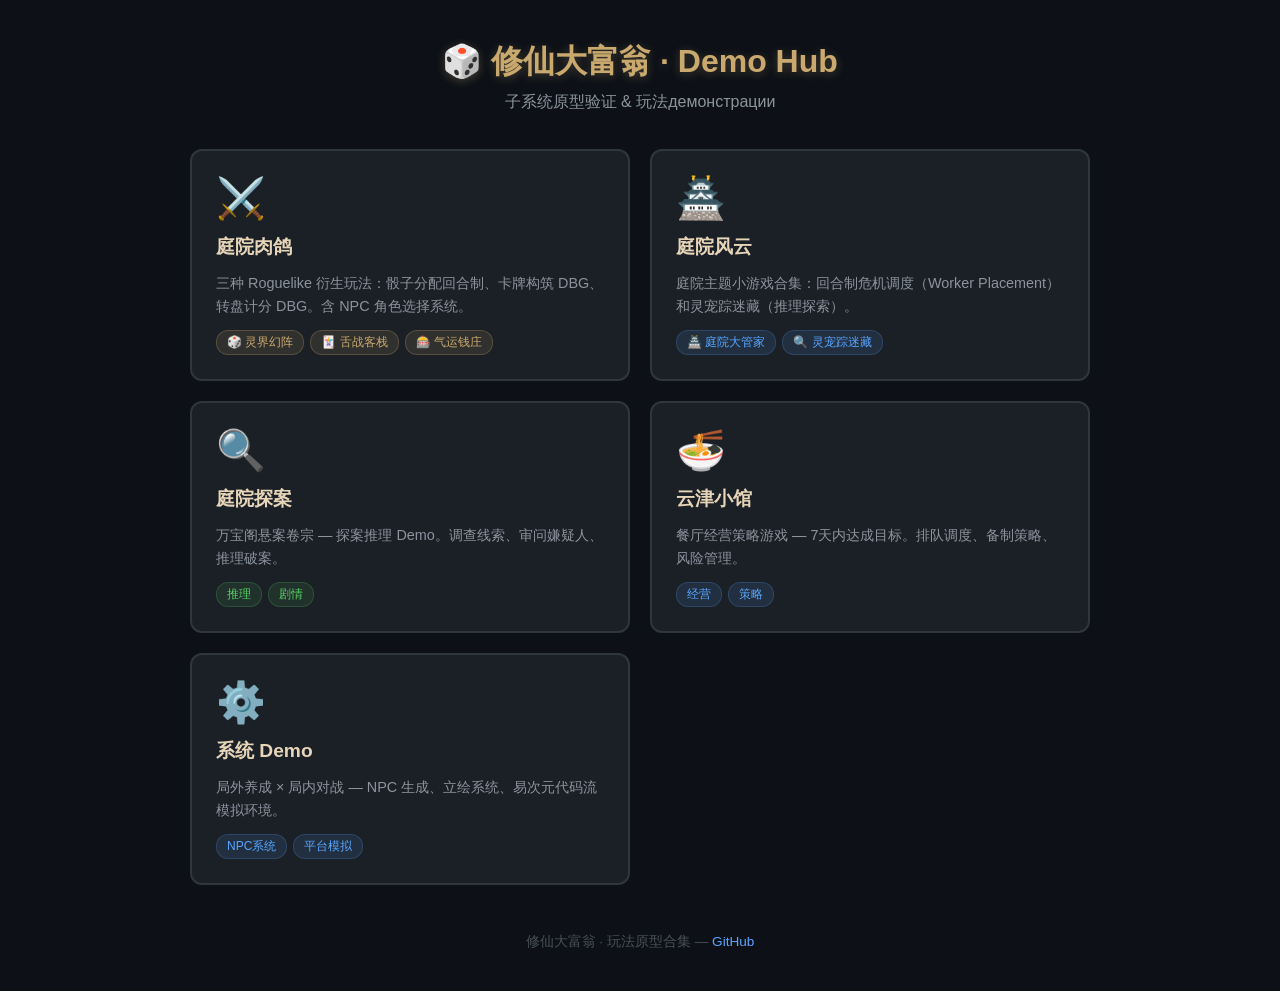
<file: CodeDemo/index.html>
<!DOCTYPE html>
<html lang="zh-CN">
<head>
<meta charset="UTF-8">
<meta name="viewport" content="width=device-width, initial-scale=1.0">
<title>修仙大富翁 · Demo Hub</title>
<style>
* { margin:0; padding:0; box-sizing:border-box; }
body {
    min-height: 100vh;
    background: #0d1117;
    color: #e6d5b8;
    font-family: "Microsoft YaHei", "PingFang SC", sans-serif;
    display: flex; flex-direction: column; align-items: center;
    padding: 40px 20px;
}
h1 {
    font-size: 2rem; color: #c9a96e; margin-bottom: 8px;
    text-shadow: 0 2px 10px rgba(201,169,110,.3);
}
.subtitle { color: #8b949e; font-size: 1rem; margin-bottom: 36px; }
.grid {
    display: grid;
    grid-template-columns: repeat(auto-fill, minmax(300px, 1fr));
    gap: 20px; width: 100%; max-width: 900px;
}
.card {
    display: flex; flex-direction: column; gap: 12px;
    padding: 24px; border: 2px solid #30363d; border-radius: 12px;
    background: rgba(33,38,45,.7);
    text-decoration: none; color: inherit;
    transition: all .25s;
}
.card:hover {
    border-color: #c9a96e; background: rgba(201,169,110,.08);
    transform: translateY(-4px); box-shadow: 0 8px 24px rgba(0,0,0,.4);
}
.card-icon { font-size: 2.5rem; }
.card-title { font-size: 1.2rem; color: #e6d5b8; font-weight: bold; }
.card-desc { font-size: .9rem; color: #8b949e; line-height: 1.6; }
.card-tags { display: flex; gap: 6px; flex-wrap: wrap; margin-top: auto; }
.tag {
    font-size: .75rem; padding: 3px 10px; border-radius: 12px;
    background: rgba(88,166,255,.12); color: #58a6ff; border: 1px solid rgba(88,166,255,.2);
}
.tag.green { background: rgba(86,211,100,.1); color: #56d364; border-color: rgba(86,211,100,.2); }
.tag.gold { background: rgba(201,169,110,.12); color: #c9a96e; border-color: rgba(201,169,110,.25); }
footer {
    margin-top: 48px; color: #484f58; font-size: .85rem; text-align: center;
}
footer a { color: #58a6ff; text-decoration: none; }
footer a:hover { text-decoration: underline; }
</style>
</head>
<body>
<h1>🎲 修仙大富翁 · Demo Hub</h1>
<p class="subtitle">子系统原型验证 & 玩法демонстрации</p>

<div class="grid">

    <a class="card" href="roguelike_minigames/index.html">
        <span class="card-icon">⚔️</span>
        <span class="card-title">庭院肉鸽</span>
        <span class="card-desc">三种 Roguelike 衍生玩法：骰子分配回合制、卡牌构筑 DBG、转盘计分 DBG。含 NPC 角色选择系统。</span>
        <span class="card-tags">
            <span class="tag gold">🎲 灵界幻阵</span>
            <span class="tag gold">🃏 舌战客栈</span>
            <span class="tag gold">🎰 气运钱庄</span>
        </span>
    </a>

    <a class="card" href="courtyard_minigames/index.html">
        <span class="card-icon">🏯</span>
        <span class="card-title">庭院风云</span>
        <span class="card-desc">庭院主题小游戏合集：回合制危机调度（Worker Placement）和灵宠踪迷藏（推理探索）。</span>
        <span class="card-tags">
            <span class="tag">🏯 庭院大管家</span>
            <span class="tag">🔍 灵宠踪迷藏</span>
        </span>
    </a>

    <a class="card" href="detective_demo/index.html">
        <span class="card-icon">🔍</span>
        <span class="card-title">庭院探案</span>
        <span class="card-desc">万宝阁悬案卷宗 — 探案推理 Demo。调查线索、审问嫌疑人、推理破案。</span>
        <span class="card-tags">
            <span class="tag green">推理</span>
            <span class="tag green">剧情</span>
        </span>
    </a>

    <a class="card" href="yunjin_xiaoguan/index.html">
        <span class="card-icon">🍜</span>
        <span class="card-title">云津小馆</span>
        <span class="card-desc">餐厅经营策略游戏 — 7天内达成目标。排队调度、备制策略、风险管理。</span>
        <span class="card-tags">
            <span class="tag">经营</span>
            <span class="tag">策略</span>
        </span>
    </a>

    <a class="card" href="systemdemo/index.html">
        <span class="card-icon">⚙️</span>
        <span class="card-title">系统 Demo</span>
        <span class="card-desc">局外养成 × 局内对战 — NPC 生成、立绘系统、易次元代码流模拟环境。</span>
        <span class="card-tags">
            <span class="tag">NPC系统</span>
            <span class="tag">平台模拟</span>
        </span>
    </a>

</div>

<footer>
    <p>修仙大富翁 · 玩法原型合集 — <a href="https://github.com/specchio11/codeDemos" target="_blank">GitHub</a></p>
</footer>
</body>
</html>
</file>
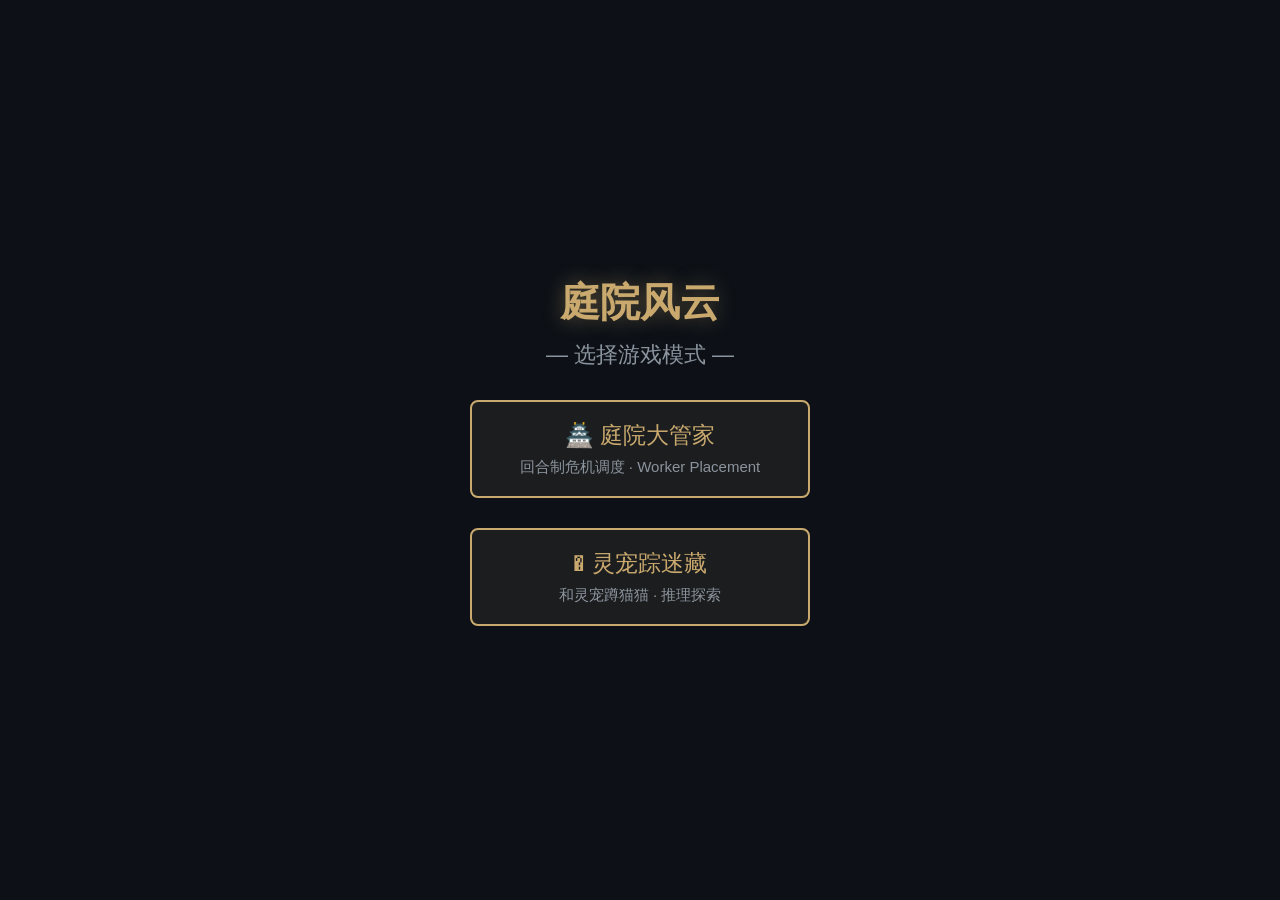
<file: CodeDemo/courtyard_minigames/index.html>
<!DOCTYPE html>
<html lang="zh-CN">
<head>
    <meta charset="UTF-8">
    <meta name="viewport" content="width=device-width, initial-scale=1.0">
    <title>庭院小游戏 — 模式选择</title>
    <link rel="stylesheet" href="styles/common.css">
</head>
<body>
    <div class="menu-wrapper" id="main-menu">
        <h1 class="menu-title">庭院风云</h1>
        <p class="menu-subtitle">— 选择游戏模式 —</p>
        <button class="menu-btn" onclick="location.href='mode2_crisis/index.html'">
            🏯 庭院大管家<br><small style="font-size:.75rem;color:#8b949e;">回合制危机调度 · Worker Placement</small>
        </button>
        <button class="menu-btn" onclick="location.href='mode3_fog/index.html'">
            � 灵宠踪迷藏<br><small style="font-size:.75rem;color:#8b949e;">和灵宠蹲猫猫 · 推理探索</small>
        </button>
    </div>
    <script src="platform/yiciyuan_sim.js"></script>
</body>
</html>
</file>
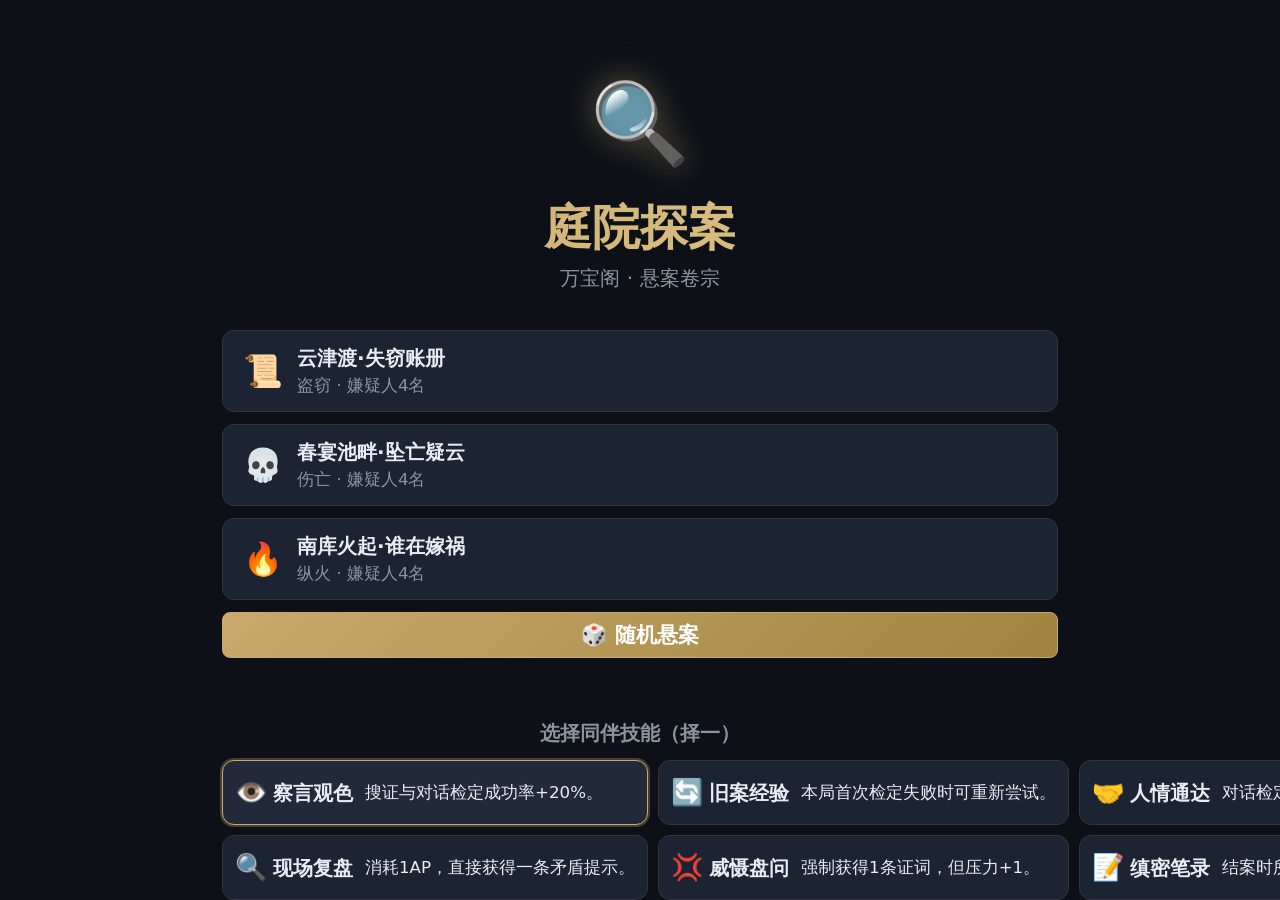
<file: CodeDemo/detective_demo/index.html>
<!DOCTYPE html>
<html lang="zh-CN">
<head>
    <meta charset="UTF-8">
    <meta name="viewport" content="width=device-width, initial-scale=1.0">
    <title>庭院探案 — 万宝阁悬案卷宗</title>
    <link rel="stylesheet" href="styles/common.css">
    <link rel="stylesheet" href="styles/detective.css">
    <style>
        /* 加载指示 */
        #loading-screen {
            position: fixed; inset:0;
            background: #0d1117;
            display: flex; align-items:center; justify-content:center;
            flex-direction: column; gap:12px;
            z-index: 9999;
            transition: opacity .4s;
        }
        #loading-screen.hide { opacity:0; pointer-events:none; }
        #loading-screen .spinner {
            width:36px; height:36px;
            border: 3px solid #30363d;
            border-top-color: #c9a96e;
            border-radius: 50%;
            animation: spin .8s linear infinite;
        }
        @keyframes spin { to { transform:rotate(360deg); } }
    </style>
</head>
<body>

    <!-- 加载画面 -->
    <div id="loading-screen">
        <div class="spinner"></div>
        <span style="color:#8b949e;font-size:.85rem;">正在载入庭院探案…</span>
    </div>

    <!-- 游戏主容器 -->
    <div id="game-main"></div>

    <!-- ═══ 脚本加载 (顺序严格) ═══ -->
    <!-- 1. 平台模拟层 (创建 ac 全局对象) -->
    <script src="platform/yiciyuan_sim.js"></script>

    <!-- 2. 常量数据 (地点/嫌疑人/线索/模板/对话/干扰/技能) -->
    <script src="functions/DB_cases.js"></script>

    <!-- 3. 引擎逻辑 (案件生成/检定/判定) -->
    <script src="functions/ENG_detective.js"></script>

    <!-- 4. 主应用 (UI/交互/游戏主循环) -->
    <script src="storyline/detective_app.js"></script>

    <script>
        // 隐藏加载画面
        window.addEventListener('DOMContentLoaded', function() {
            setTimeout(function() {
                var ls = document.getElementById('loading-screen');
                if (ls) { ls.classList.add('hide'); setTimeout(function(){ ls.remove(); }, 500); }
            }, 300);
        });
    </script>

</body>
</html>
</file>
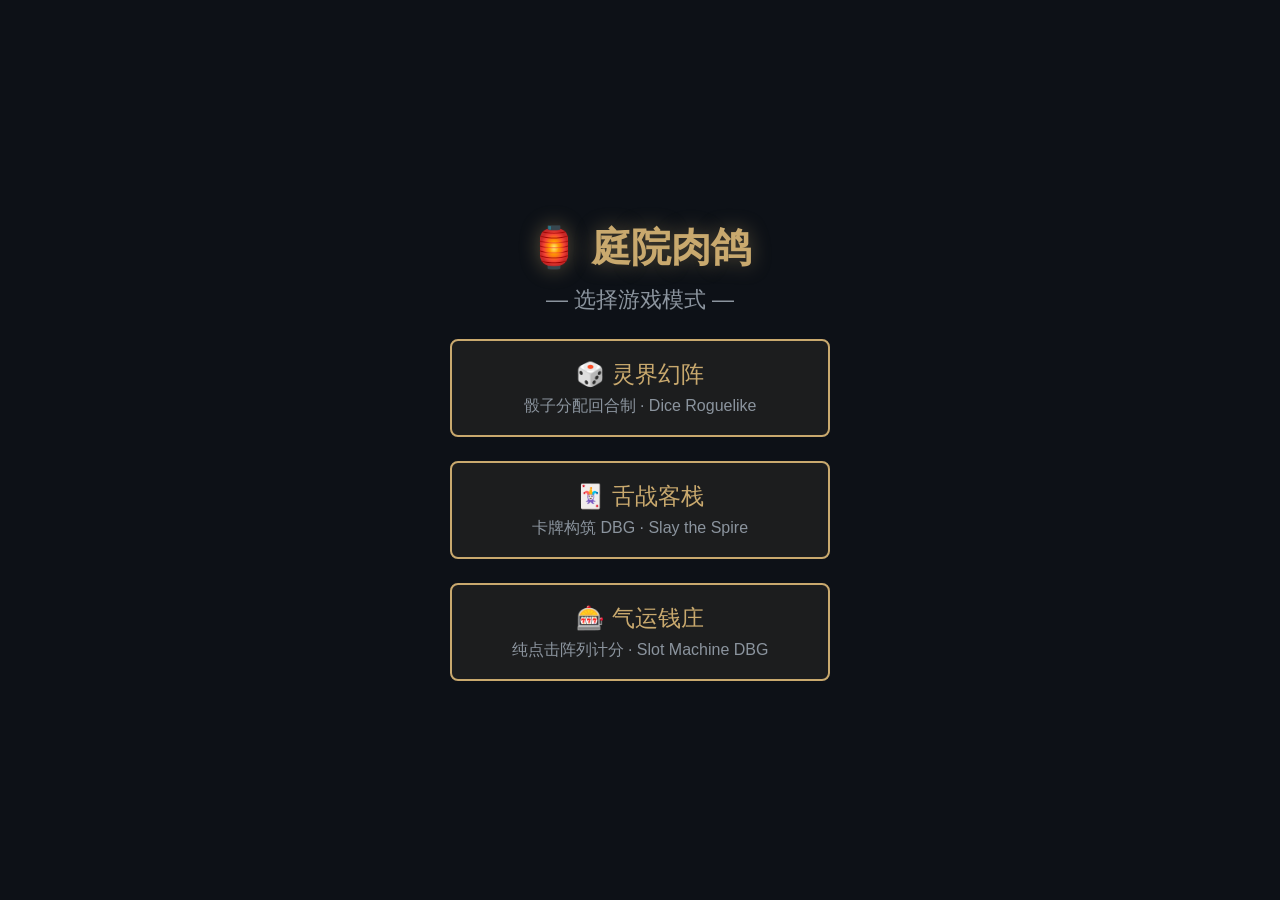
<file: CodeDemo/roguelike_minigames/index.html>
<!DOCTYPE html>
<html lang="zh-CN">
<head>
    <meta charset="UTF-8">
    <meta name="viewport" content="width=device-width, initial-scale=1.0">
    <title>庭院肉鸽 — 模式选择</title>
    <link rel="stylesheet" href="styles/common.css">
</head>
<body>
    <div class="menu-wrapper" id="main-menu">
        <h1 class="menu-title">🏮 庭院肉鸽</h1>
        <p class="menu-subtitle">— 选择游戏模式 —</p>
        <button class="menu-btn" onclick="location.href='mode1_dice/index.html'">
            🎲 灵界幻阵<br><small>骰子分配回合制 · Dice Roguelike</small>
        </button>
        <button class="menu-btn" onclick="location.href='mode2_cards/index.html'">
            🃏 舌战客栈<br><small>卡牌构筑 DBG · Slay the Spire</small>
        </button>
        <button class="menu-btn" onclick="location.href='mode3_fortune/index.html'">
            🎰 气运钱庄<br><small>纯点击阵列计分 · Slot Machine DBG</small>
        </button>
    </div>
    <script src="platform/yiciyuan_sim.js"></script>
</body>
</html>
</file>
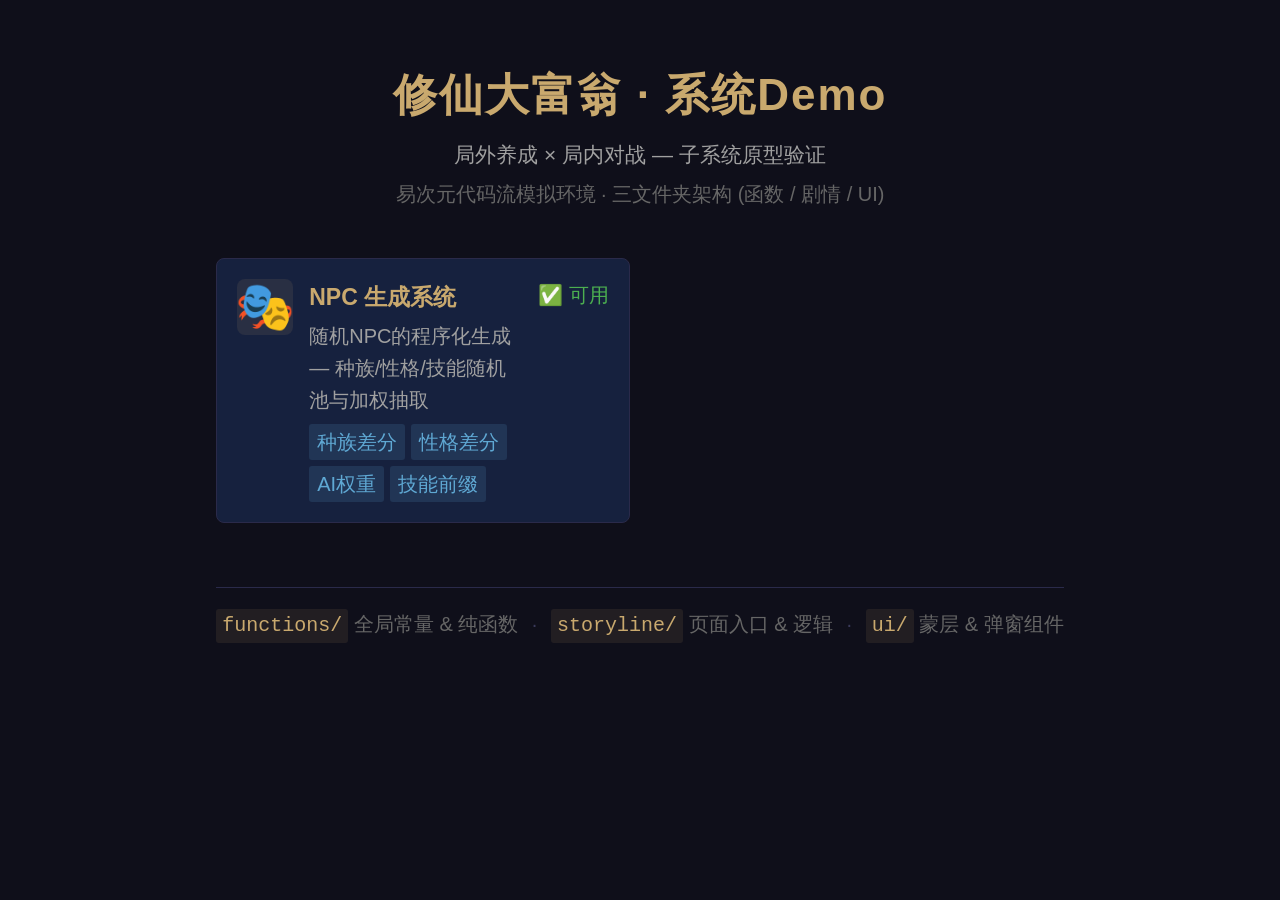
<file: CodeDemo/systemdemo/index.html>
<!DOCTYPE html>
<html lang="zh-CN">
<head>
    <meta charset="UTF-8">
    <meta name="viewport" content="width=device-width, initial-scale=1.0">
    <title>修仙大富翁 · 系统Demo</title>
    <link rel="stylesheet" href="styles/common.css">
</head>
<body>
    <div class="home-container">
        <header class="home-header">
            <h1>修仙大富翁 · 系统Demo</h1>
            <p class="home-subtitle">局外养成 × 局内对战 — 子系统原型验证</p>
            <p class="home-platform-info">易次元代码流模拟环境 · 三文件夹架构 (函数 / 剧情 / UI)</p>
        </header>

        <div class="home-grid" id="demo-grid">
            <!-- 由 storyline/home/home.js 动态填充 -->
        </div>

        <footer class="home-footer">
            <div class="home-arch-info">
                <span class="arch-tag">functions/</span> 全局常量 & 纯函数
                <span class="arch-sep">·</span>
                <span class="arch-tag">storyline/</span> 页面入口 & 逻辑
                <span class="arch-sep">·</span>
                <span class="arch-tag">ui/</span> 蒙层 & 弹窗组件
            </div>
        </footer>
    </div>

    <!-- 平台模拟层 -->
    <script src="platform/yiciyuan_sim.js"></script>
    <!-- 剧情文件夹: 首页入口 -->
    <script src="storyline/home/home.js"></script>
</body>
</html>
</file>
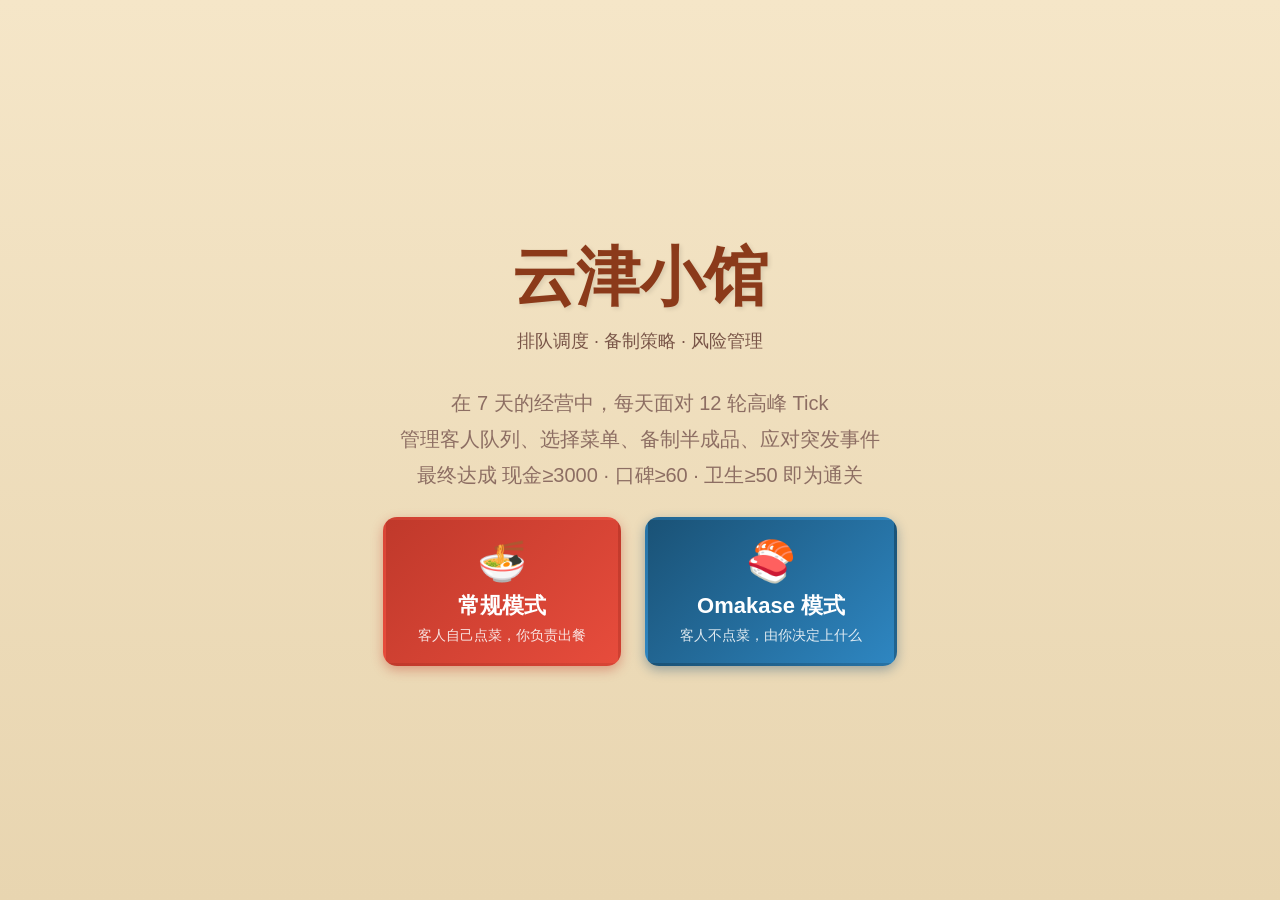
<file: CodeDemo/yunjin_xiaoguan/index.html>
<!DOCTYPE html>
<html lang="zh-CN">
<head>
  <meta charset="UTF-8">
  <meta name="viewport" content="width=device-width, initial-scale=1.0">
  <title>云津小馆 - 餐厅经营策略游戏</title>
  <link rel="stylesheet" href="style.css">
</head>
<body>
  <div id="app">

    <!-- ===== 统计栏 ===== -->
    <div id="stats-bar" class="hidden">
      <span id="stat-day">Day 1</span>
      <span id="stat-tick"></span>
      <span id="stat-cash">💰 1600</span>
      <span id="stat-rep">⭐ 40</span>
      <span id="stat-hyg">🧹 70</span>
    </div>

    <!-- ===== 标题屏 ===== -->
    <div id="screen-title" class="screen">
      <div class="title-content">
        <h1>云津小馆</h1>
        <p class="title-sub">排队调度 · 备制策略 · 风险管理</p>
        <p class="title-desc">
          在 7 天的经营中，每天面对 12 轮高峰 Tick<br>
          管理客人队列、选择菜单、备制半成品、应对突发事件<br>
          最终达成 现金≥3000 · 口碑≥60 · 卫生≥50 即为通关
        </p>
        <div class="title-mode-buttons">
          <button class="btn-mode btn-mode-normal" onclick="startNewGame('normal')">
            <span class="btn-mode-icon">🍜</span>
            <span class="btn-mode-name">常规模式</span>
            <span class="btn-mode-desc">客人自己点菜，你负责出餐</span>
          </button>
          <button class="btn-mode btn-mode-omakase" onclick="startNewGame('omakase')">
            <span class="btn-mode-icon">🍣</span>
            <span class="btn-mode-name">Omakase 模式</span>
            <span class="btn-mode-desc">客人不点菜，由你决定上什么</span>
          </button>
        </div>
      </div>
    </div>

    <!-- ===== 筹划屏 ===== -->
    <div id="screen-planning" class="screen hidden">
      <div id="planning-content">
        <!-- 由 renderPlanning() 动态填充 -->
      </div>
    </div>

    <!-- ===== 高峰屏 ===== -->
    <div id="screen-rush" class="screen hidden">
      <div class="rush-layout">
        <div id="log-panel">
          <div class="log-title">📜 日志</div>
        </div>
        <div id="queue-panel">
          <div class="queue-empty">暂无客人在排队</div>
        </div>
        <div id="side-panel"></div>
      </div>
      <div id="action-panel"></div>
    </div>

    <!-- ===== 打烊屏 ===== -->
    <div id="screen-dayend" class="screen hidden">
      <div id="dayend-content">
        <!-- 由 renderDayEnd() 动态填充 -->
      </div>
    </div>

    <!-- ===== 游戏结束屏 ===== -->
    <div id="screen-gameover" class="screen hidden">
      <div id="gameover-content">
        <!-- 由 renderGameOver() 动态填充 -->
      </div>
    </div>

  </div>

  <script src="data.js"></script>
  <script src="game.js"></script>
</body>
</html>
</file>
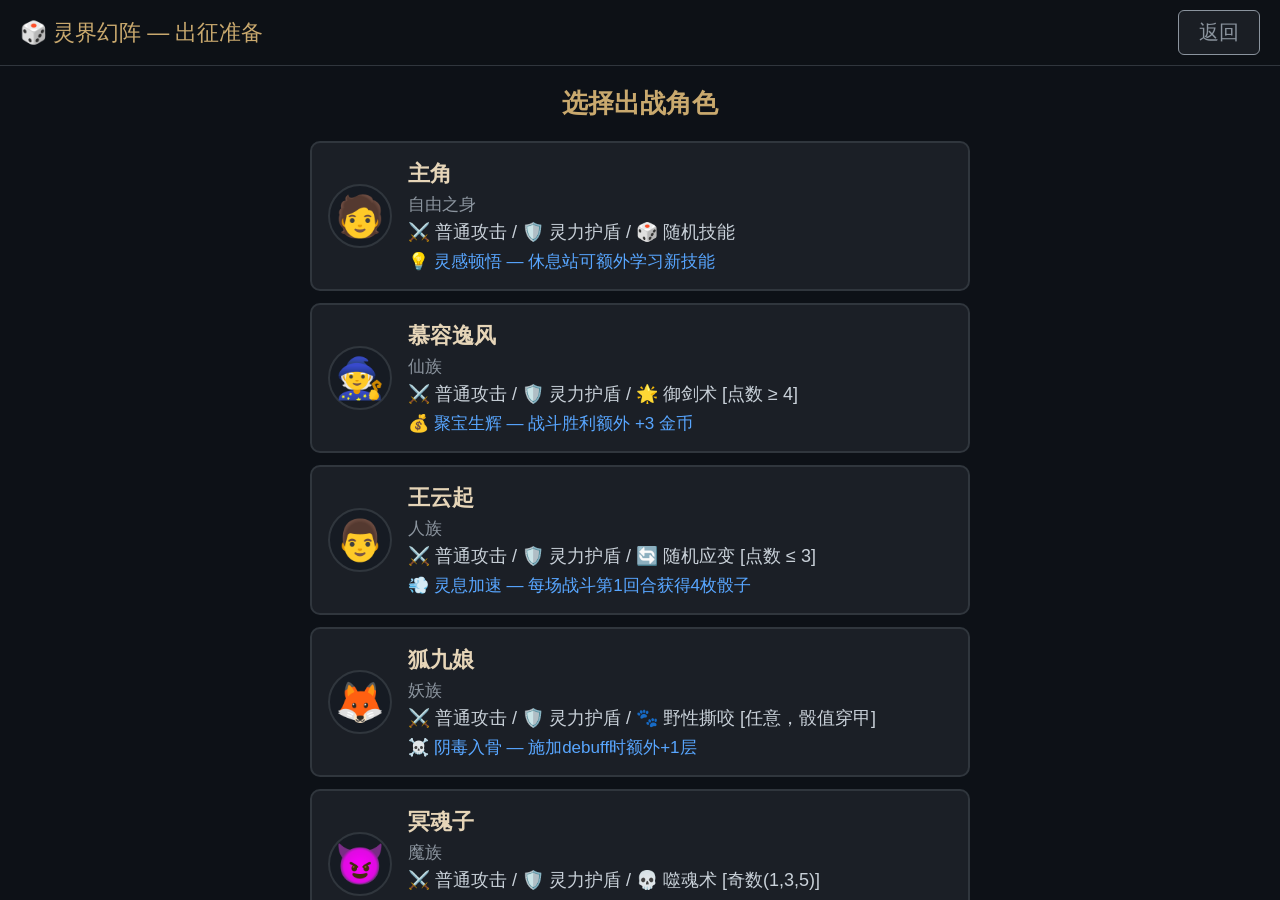
<file: CodeDemo/roguelike_minigames/mode1_dice/index.html>
<!DOCTYPE html>
<html lang="zh-CN">
<head>
    <meta charset="UTF-8">
    <meta name="viewport" content="width=device-width, initial-scale=1.0">
    <title>灵界幻阵 — 骰子分配回合制</title>
    <link rel="stylesheet" href="../styles/common.css">
    <link rel="stylesheet" href="dice.css">
</head>
<body>
    <div id="app"></div>
    <div class="toast" id="toast"></div>
    <script src="../platform/yiciyuan_sim.js"></script>
    <script src="DB_dice.js"></script>
    <script src="dice_app.js"></script>
</body>
</html>
</file>
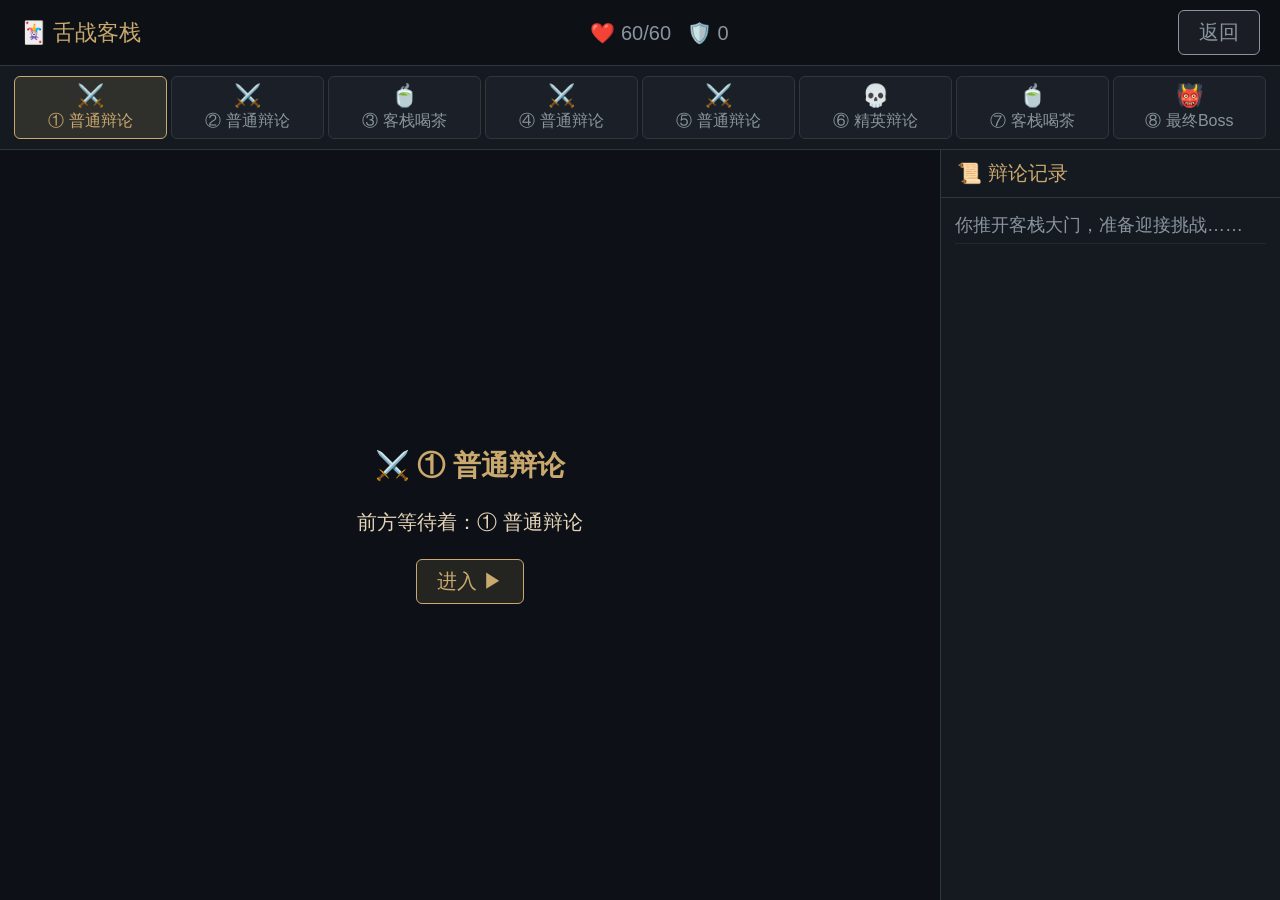
<file: CodeDemo/roguelike_minigames/mode2_cards/index.html>
<!DOCTYPE html>
<html lang="zh-CN">
<head>
    <meta charset="UTF-8">
    <meta name="viewport" content="width=device-width, initial-scale=1.0">
    <title>舌战客栈 — 卡牌构筑 DBG</title>
    <link rel="stylesheet" href="../styles/common.css">
    <link rel="stylesheet" href="cards.css">
</head>
<body>
    <div id="app"></div>
    <div class="toast" id="toast"></div>
    <script src="../platform/yiciyuan_sim.js"></script>
    <script src="DB_cards.js"></script>
    <script src="cards_app.js"></script>
</body>
</html>
</file>
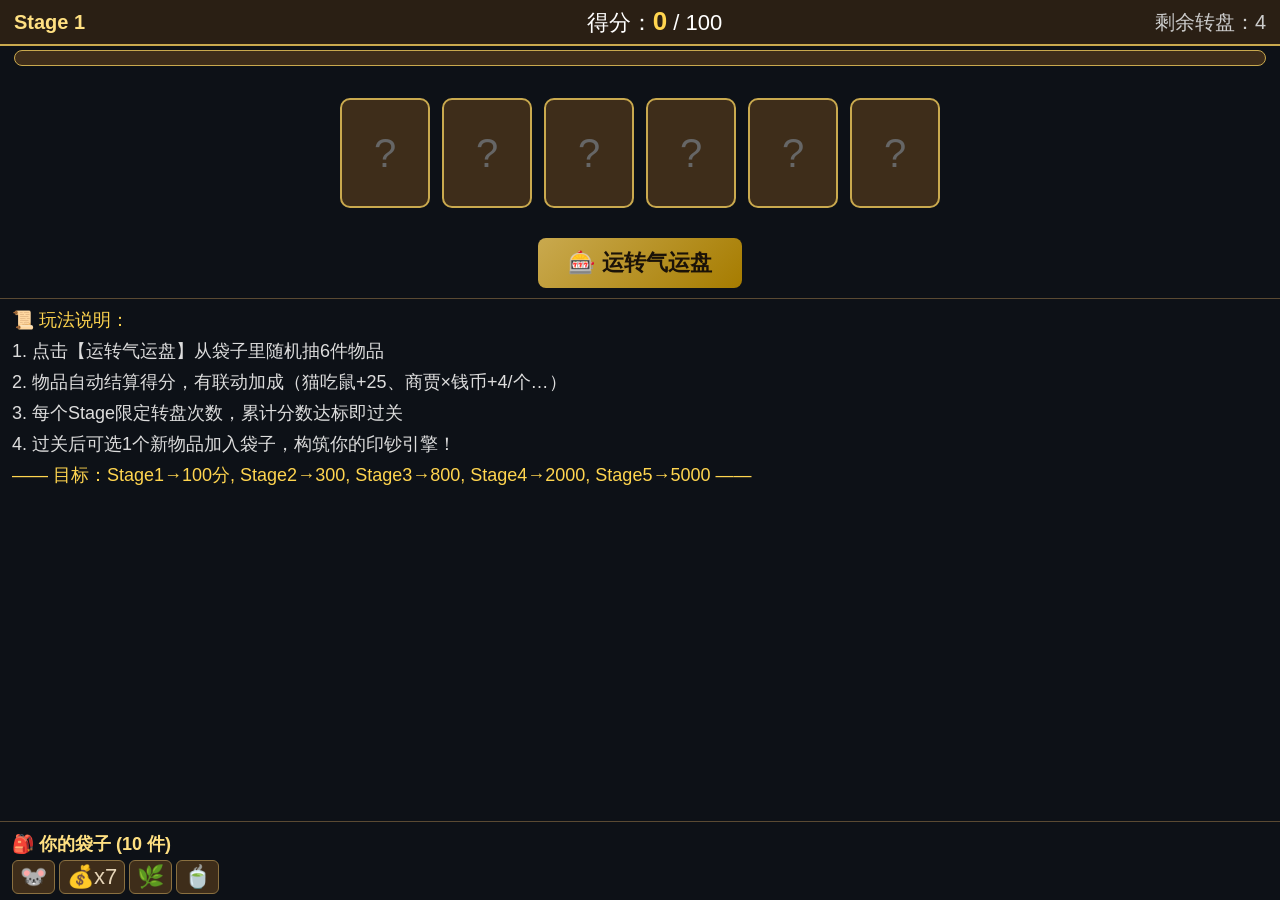
<file: CodeDemo/roguelike_minigames/mode3_fortune/index.html>
<!DOCTYPE html>
<html lang="zh-CN">
<head>
    <meta charset="UTF-8">
    <meta name="viewport" content="width=device-width, initial-scale=1.0">
    <title>气运钱庄 — 纯点击阵列计分</title>
    <link rel="stylesheet" href="../styles/common.css">
    <link rel="stylesheet" href="fortune.css">
</head>
<body>
    <div id="app"></div>
    <div class="toast" id="toast"></div>
    <script src="../platform/yiciyuan_sim.js"></script>
    <script src="DB_fortune.js"></script>
    <script src="fortune_app.js"></script>
</body>
</html>
</file>
<file: CodeDemo/courtyard_minigames/styles/common.css>
/* ============================================================
   庭院小游戏 — 共用样式
   ============================================================ */
*, *::before, *::after { box-sizing: border-box; margin: 0; padding: 0; }
html { font-size: 20px; }
* { min-font-size: 20px; }
body {
    font-family: "Microsoft YaHei", "PingFang SC", sans-serif;
    background: #0d1117; color: #e6d5b8;
    min-height: 100vh; overflow-x: hidden;
}
button { cursor: pointer; font-family: inherit; }
::-webkit-scrollbar { width: 6px; }
::-webkit-scrollbar-track { background: #161b22; }
::-webkit-scrollbar-thumb { background: #30363d; border-radius: 3px; }

/* ---- 主菜单 ---- */
.menu-wrapper {
    display: flex; flex-direction: column; align-items: center; justify-content: center;
    min-height: 100vh; gap: 30px;
}
.menu-title { font-size: 2rem; color: #c9a96e; text-shadow: 0 0 20px rgba(201,169,110,.4); }
.menu-subtitle { font-size: 1.1rem; color: #8b949e; margin-top: -20px; }
.menu-btn {
    width: 340px; padding: 18px 0; font-size: 1.15rem;
    border: 2px solid #c9a96e; background: rgba(201,169,110,.08);
    color: #c9a96e; border-radius: 8px;
    transition: all .25s;
}
.menu-btn:hover { background: rgba(201,169,110,.22); transform: scale(1.04); }

/* ---- 通用顶栏 ---- */
.topbar {
    display: flex; align-items: center; justify-content: space-between;
    padding: 10px 20px; background: rgba(13,17,23,.92);
    border-bottom: 1px solid #30363d; position: sticky; top: 0; z-index: 100;
}
.topbar-title { font-size: 1.1rem; color: #c9a96e; }
.topbar-stats { display: flex; gap: 20px; font-size: 1rem; color: #8b949e; }
.topbar-stats span { display: flex; align-items: center; gap: 4px; }
.topbar-btn {
    padding: 8px 20px; border: 1px solid #c9a96e; background: rgba(201,169,110,.12);
    color: #c9a96e; border-radius: 6px; font-size: 1rem; transition: all .2s;
}
.topbar-btn:hover { background: rgba(201,169,110,.3); }
.topbar-btn:disabled { opacity: .4; cursor: not-allowed; }
.topbar-btn.back-btn { border-color: #8b949e; color: #8b949e; background: rgba(139,148,158,.1); }
.topbar-btn.back-btn:hover { background: rgba(139,148,158,.25); }

/* ---- 地图容器 ---- */
.map-container {
    position: relative; width: 100%; max-width: 1200px;
    margin: 0 auto; user-select: none;
}
.map-container img { width: 100%; display: block; border-radius: 6px; }

/* ---- 结算蒙版 ---- */
.result-overlay {
    position: fixed; inset: 0; z-index: 500;
    background: rgba(0,0,0,.75); display: flex; align-items: center; justify-content: center;
}
.result-box {
    background: #161b22; border: 2px solid #c9a96e; border-radius: 12px;
    padding: 40px 50px; text-align: center; max-width: 500px;
}
.result-box h2 { color: #c9a96e; font-size: 1.6rem; margin-bottom: 14px; }
.result-box p  { color: #e6d5b8; font-size: 1rem; line-height: 1.7; margin-bottom: 10px; }
.result-box .stars { font-size: 2rem; margin: 10px 0; }
.result-box button { margin-top: 16px; }

/* ---- 帮助/提示弹窗 ---- */
.toast {
    position: fixed; top: 70px; left: 50%; transform: translateX(-50%);
    padding: 10px 28px; background: #2d333b; color: #e6d5b8;
    border: 1px solid #c9a96e; border-radius: 8px; font-size: 1rem;
    z-index: 600; opacity: 0; transition: opacity .3s; pointer-events: none;
}
.toast.show { opacity: 1; }
</file>
<file: CodeDemo/detective_demo/styles/common.css>
/* ============================================================
   common.css — 基础公用样式
   ============================================================ */
:root {
  --bg-dark:       #0d1117;
  --bg-panel:      #161b22;
  --bg-card:       #1c2333;
  --bg-hover:      #22293a;
  --text-primary:  #e6edf3;
  --text-secondary:#8b949e;
  --text-muted:    #484f58;
  --accent-gold:   #c9a96e;
  --accent-blue:   #5fa8d3;
  --accent-red:    #e94560;
  --accent-green:  #8ac926;
  --border-color:  #30363d;
  --radius:        8px;
  --radius-lg:     12px;
  --shadow:        0 4px 24px rgba(0,0,0,.4);
  --font-main:     'Noto Sans SC','Microsoft YaHei','PingFang SC',system-ui,sans-serif;
}

*,*::before,*::after { box-sizing:border-box; margin:0; padding:0; }

html { font-size: 20px; }

body {
  font-family: var(--font-main);
  background: var(--bg-dark);
  color: var(--text-primary);
  line-height: 1.6;
  height: 100vh;
  overflow: hidden;
}

#game-main {
  height: 100vh;
  overflow-y: auto;
}

h1,h2,h3,h4 { line-height:1.3; }
a { color: var(--accent-blue); text-decoration:none; }
a:hover { text-decoration:underline; }
img { max-width:100%; display:block; }

/* ----- 按钮系统 ----- */
.btn {
  display: inline-flex;
  align-items: center;
  gap: 6px;
  padding: 8px 18px;
  border: 1px solid var(--border-color);
  border-radius: var(--radius);
  background: var(--bg-card);
  color: var(--text-primary);
  font-family: var(--font-main);
  font-size: 1rem;
  cursor: pointer;
  transition: all .2s;
  white-space: nowrap;
}
.btn:hover { background: var(--bg-hover); border-color: var(--accent-gold); }
.btn:active { transform: scale(.97); }
.btn:disabled { opacity:.4; cursor:not-allowed; }

.btn-primary {
  background: linear-gradient(135deg, var(--accent-gold), #a0843d);
  border-color: var(--accent-gold);
  color: #fff;
  font-weight: 600;
}
.btn-primary:hover { filter: brightness(1.15); background: linear-gradient(135deg, var(--accent-gold), #a0843d); }

.btn-secondary { background: var(--bg-panel); }

.btn-sm { padding:8px 16px; font-size:1rem; }

/* ----- 滚动条 ----- */
::-webkit-scrollbar { width:6px; }
::-webkit-scrollbar-track { background: var(--bg-dark); }
::-webkit-scrollbar-thumb { background: var(--border-color); border-radius:3px; }
::-webkit-scrollbar-thumb:hover { background: var(--text-muted); }
</file>
<file: CodeDemo/detective_demo/styles/detective.css>
/* ============================================================
   detective.css — 庭院探案 专用样式
   ============================================================ */

/* ═══ 标题画面 ═══ */
.dt-title-screen {
  max-width: 900px;
  margin: 0 auto;
  padding: 60px 32px 30px;
  text-align: center;
}
.dt-title-logo {
  font-size: 4rem;
  margin-bottom: 8px;
  filter: drop-shadow(0 0 16px rgba(201,169,110,.5));
}
.dt-title-name {
  font-size: 2.4rem;
  background: linear-gradient(to right, var(--accent-gold), #e2c88a);
  -webkit-background-clip: text;
  -webkit-text-fill-color: transparent;
  background-clip: text;
  margin-bottom: 4px;
}
.dt-title-sub {
  color: var(--text-secondary);
  font-size: 1rem;
  margin-bottom: 36px;
}

.dt-title-cases {
  display: flex;
  flex-direction: column;
  gap: 12px;
  margin-bottom: 32px;
}
.btn-case {
  display: flex;
  align-items: center;
  gap: 14px;
  padding: 14px 20px;
  text-align: left;
  border-radius: var(--radius-lg);
}
.case-icon { font-size: 1.6rem; }
.case-info small { color: var(--text-secondary); }

.btn-random { width:100%; justify-content:center; font-size:1.05rem; }

/* ── 技能选择 ── */
.dt-skill-select {
  max-width: 900px;
  margin: 0 auto;
  padding: 0 32px 40px;
}
.dt-skill-select h3 {
  text-align: center;
  color: var(--text-secondary);
  font-size: 1rem;
  margin-bottom: 14px;
}
.dt-skill-list {
  display: grid;
  grid-template-columns: repeat(3, 1fr);
  gap: 10px;
}
.btn-skill {
  padding: 12px;
  text-align: center;
  border-radius: var(--radius-lg);
  font-size: 1rem;
  line-height: 1.5;
}
.btn-skill .skill-icon { font-size: 1.3rem; }
.btn-skill.selected {
  border-color: var(--accent-gold);
  box-shadow: 0 0 0 2px rgba(201,169,110,.3);
  background: var(--bg-hover);
}

/* ═══ 开场叙事 ═══ */
.dt-opening {
  max-width: 640px;
  margin: 0 auto;
  padding: 50px 24px;
}
.dt-opening-title {
  font-size: 1.8rem;
  text-align: center;
  color: var(--accent-gold);
  margin-bottom: 32px;
}
.dt-dialogue-line {
  margin-bottom: 18px;
  padding: 14px 18px;
  border-radius: var(--radius);
  background: var(--bg-card);
  animation: fadeSlideIn .4s ease both;
}
.dt-dialogue-line:nth-child(2) { animation-delay: .15s; }
.dt-dialogue-line:nth-child(3) { animation-delay: .3s; }
.dt-dialogue-line:nth-child(4) { animation-delay: .45s; }

.dt-speaker {
  display: block;
  font-weight: 600;
  font-size: 1rem;
  margin-bottom: 4px;
}
.dt-dialogue-line.narrator .dt-speaker { color: var(--text-muted); }
.dt-dialogue-line.steward .dt-speaker  { color: var(--accent-gold); }
.dt-dialogue-line.player .dt-speaker   { color: var(--accent-blue); }

.dt-speech {
  color: var(--text-primary);
  font-size: 1rem;
}
.btn-start-investigate {
  display: block;
  width: 100%;
  margin-top: 28px;
  padding: 14px;
  font-size: 1.1rem;
  animation: fadeSlideIn .4s .6s ease both;
}

@keyframes fadeSlideIn {
  from { opacity:0; transform:translateY(12px); }
  to   { opacity:1; transform:translateY(0); }
}

/* ═══ 游戏主界面（flex 纵向撑满视口）═══ */
#game-main.dt-game-layout {
  display: flex;
  flex-direction: column;
  height: 100vh;
  overflow: hidden;
}

/* ── 状态栏 ── */
.dt-status-bar {
  display: flex;
  align-items: center;
  gap: 24px;
  padding: 12px 28px;
  background: var(--bg-panel);
  border-bottom: 1px solid var(--border-color);
  flex-shrink: 0;
  z-index: 50;
}
.dt-stat { display:flex; align-items:center; gap:8px; }
.dt-stat-label { color:var(--text-secondary); font-size:1rem; }
.dt-stat-value { font-weight:700; font-size:1.1rem; }
.dt-stat-actions { margin-left:auto; display:flex; gap:10px; }

.dt-pressure-0 { color: var(--accent-green); }
.dt-pressure-1 { color: var(--accent-gold); }
.dt-pressure-2 { color: orange; }
.dt-pressure-3 { color: var(--accent-red); }

/* ── 地图+日志容器（左右并排撑满） ── */
.dt-content-area {
  flex: 1;
  display: flex;
  flex-direction: row;
  overflow: hidden;
  padding: 12px 20px;
  gap: 16px;
  min-height: 0;
}

/* ── 地图区域（左侧，容器尺寸跟随图片实际大小） ── */
.dt-map-area {
  position: relative;
  flex: 0 1 auto;
  align-self: center;
  max-height: 100%;
  border-radius: var(--radius-lg);
  overflow: hidden;
  box-shadow: var(--shadow);
  border: 1px solid var(--border-color);
}
.dt-map-bg {
  display: block;
  max-width: 100%;
  max-height: calc(100vh - 80px);
  width: auto;
  height: auto;
  user-select: none;
  pointer-events: none;
}

/* ── 地图标记 ── */
.dt-map-pin {
  position: absolute;
  transform: translate(-50%, -100%);
  cursor: pointer;
  display: flex;
  flex-direction: column;
  align-items: center;
  transition: all .2s;
  z-index: 10;
}
.dt-map-pin:hover { transform: translate(-50%, -100%) scale(1.15); z-index:20; }

.pin-icon {
  display: flex;
  align-items: center;
  justify-content: center;
  width: 48px;
  height: 48px;
  border-radius: 50% 50% 50% 0;
  transform: rotate(-45deg);
  background: var(--bg-panel);
  border: 2px solid var(--accent-gold);
  font-size: 1.3rem;
  box-shadow: 0 2px 8px rgba(0,0,0,.5);
}
.pin-icon > * { transform: rotate(45deg); }
.dt-map-pin:hover .pin-icon { border-color:#fff; background: var(--accent-gold); }

.pin-name {
  margin-top: 4px;
  font-size: 1rem;
  padding: 3px 10px;
  border-radius: 10px;
  background: rgba(13,17,23,.85);
  color: var(--text-primary);
  white-space: nowrap;
}

.dt-map-pin.visited .pin-icon { opacity:.6; border-color: var(--text-muted); }
.dt-map-pin.has-clue .pin-icon {
  animation: pulse 1.5s infinite;
  border-color: var(--accent-green);
}
@keyframes pulse {
  0%,100% { box-shadow: 0 0 0 0 rgba(138,201,38,.5); }
  50%     { box-shadow: 0 0 0 8px rgba(138,201,38,0); }
}

/* ── 日志区（右侧，固定540px宽）── */
.dt-log-area {
  flex-shrink: 0;
  width: 540px;
  padding: 14px 20px;
  overflow-y: auto;
  border-radius: var(--radius);
  background: var(--bg-panel);
  border: 1px solid var(--border-color);
}
.dt-log-entry {
  padding: 6px 0;
  font-size: 1rem;
  border-bottom: 1px solid rgba(48,54,61,.4);
  animation: fadeSlideIn .25s ease;
}
.dt-log-entry:last-child { border-bottom:none; }

.dt-log-title    { color: var(--accent-gold); font-weight:700; font-size:1.1rem; }
.dt-log-evidence { color: var(--accent-gold); }
.dt-log-testimony{ color: var(--accent-blue); }
.dt-log-motive   { color: var(--accent-red); }
.dt-log-contradiction { color: var(--accent-green); font-weight:600; }
.dt-log-noise    { color: var(--text-muted); font-style:italic; }
.dt-log-fail     { color: var(--accent-red); }
.dt-log-warn     { color: orange; }
.dt-log-info     { color: var(--text-secondary); }
.dt-log-dialogue { color: var(--accent-blue); }
.dt-log-dist     { color: orange; font-style:italic; }

/* ═══ 遮罩层 & 面板 ═══ */
.dt-overlay {
  position: fixed;
  inset: 0;
  background: rgba(0,0,0,.6);
  display: flex;
  align-items: center;
  justify-content: center;
  z-index: 100;
  animation: fadeIn .2s;
}
@keyframes fadeIn { from{opacity:0} to{opacity:1} }

/* ── 地点调查面板 ── */
.dt-location-panel {
  background: var(--bg-panel);
  border: 1px solid var(--border-color);
  border-radius: var(--radius-lg);
  padding: 24px;
  width: 440px;
  max-width: 92vw;
  max-height: 85vh;
  overflow-y: auto;
  box-shadow: var(--shadow);
  animation: slideUp .25s ease;
}
@keyframes slideUp {
  from { opacity:0; transform:translateY(30px); }
  to   { opacity:1; transform:translateY(0); }
}

.dt-loc-header {
  display: flex;
  align-items: center;
  gap: 14px;
  margin-bottom: 20px;
}
.dt-loc-icon { font-size: 2rem; }
.dt-loc-header h2 { font-size:1.2rem; color:var(--accent-gold); margin:0; }
.dt-loc-header p  { color:var(--text-secondary); font-size:1rem; margin:0; }
.btn-close {
  margin-left: auto;
  background: transparent;
  border: none;
  font-size: 1.2rem;
  color: var(--text-muted);
  cursor: pointer;
  padding: 4px 8px;
}
.btn-close:hover { color: var(--text-primary); }

.dt-loc-actions {
  display: flex;
  flex-direction: column;
  gap: 10px;
}
.btn-action {
  width: 100%;
  justify-content: center;
  padding: 12px 16px;
  font-size: 1rem;
}
.btn-investigate:hover { border-color: var(--accent-gold); }
.btn-dialogue:hover    { border-color: var(--accent-blue); }

.dt-no-action {
  text-align: center;
  color: var(--text-muted);
  padding: 20px;
  font-style: italic;
}

/* ═══ 弹窗 ═══ */
.dt-modal {
  background: var(--bg-panel);
  border: 1px solid var(--border-color);
  border-radius: var(--radius-lg);
  padding: 28px;
  width: 520px;
  max-width: 92vw;
  max-height: 85vh;
  overflow-y: auto;
  box-shadow: var(--shadow);
  animation: slideUp .25s ease;
}
.dt-modal h2 {
  font-size: 1.3rem;
  margin-bottom: 16px;
  color: var(--accent-gold);
}
.dt-modal-body { margin-bottom: 20px; }
.dt-modal-actions { display:flex; gap:10px; justify-content:flex-end; }

/* ── 证据板 ── */
.dt-evidence-board {
  display: flex;
  flex-direction: column;
  gap: 16px;
}
.dt-ev-group h3 { font-size:1rem; margin-bottom:8px; }
.dt-ev-item {
  padding: 8px 14px;
  margin-bottom: 6px;
  background: var(--bg-card);
  border-radius: var(--radius);
  font-size: 1rem;
  line-height: 1.5;
}
.dt-ev-req {
  padding: 12px 16px;
  background: rgba(201,169,110,.1);
  border: 1px dashed var(--accent-gold);
  border-radius: var(--radius);
  font-size: 1rem;
  color: var(--text-secondary);
}
.dt-ev-req strong { color: var(--accent-gold); }

/* ── 指认列表 ── */
.dt-accuse-list {
  display: grid;
  grid-template-columns: repeat(3, 1fr);
  gap: 10px;
  margin-top: 14px;
}
.btn-accuse-target {
  display: flex;
  flex-direction: column;
  align-items: center;
  gap: 6px;
  padding: 16px 10px;
  border-radius: var(--radius-lg);
  font-size: 1rem;
  text-align: center;
}
.btn-accuse-target:hover { border-color: var(--accent-red); background: rgba(233,69,96,.1); }
.suspect-portrait { font-size: 2rem; }
.suspect-name { font-weight: 600; }
.suspect-title { color: var(--text-secondary); font-size: 1rem; }

/* ═══ 结案画面 ═══ */
.dt-verdict-screen {
  max-width: 600px;
  margin: 0 auto;
  padding: 60px 30px;
  text-align: center;
  animation: fadeSlideIn .5s ease;
}
.dt-verdict-rating {
  font-size: 4rem;
  font-weight: 800;
  margin-bottom: 8px;
  text-shadow: 0 0 32px currentColor;
}
.dt-verdict-screen h1 {
  font-size: 1.6rem;
  margin-bottom: 10px;
}
.dt-verdict-accused {
  color: var(--text-secondary);
  margin-bottom: 24px;
}
.dt-verdict-text {
  text-align: left;
  padding: 20px 24px;
  background: var(--bg-card);
  border-radius: var(--radius-lg);
  line-height: 1.8;
  font-size: 1rem;
  margin-bottom: 28px;
  border-left: 3px solid var(--accent-gold);
}
.dt-verdict-stats {
  display: flex;
  justify-content: center;
  gap: 30px;
  margin-bottom: 28px;
}
.vstat {
  color: var(--text-secondary);
  font-size: 1rem;
}
.vstat strong { color: var(--text-primary); font-size:1.1rem; display:block; }

.dt-verdict-truth  .dt-verdict-text { border-left-color: var(--accent-green); }
.dt-verdict-wrong  .dt-verdict-text { border-left-color: var(--accent-red); }

.dt-verdict-actions { display:flex; gap:12px; justify-content:center; }

/* ═══ 响应式 ═══ */
@media (max-width: 600px) {
  .dt-skill-list       { grid-template-columns: repeat(2,1fr); }
  .dt-accuse-list      { grid-template-columns: repeat(2,1fr); }
  .dt-status-bar       { flex-wrap: wrap; gap:10px; }
  .dt-stat-actions     { width:100%; justify-content:flex-end; }
}
</file>
<file: CodeDemo/roguelike_minigames/styles/common.css>
/* ============================================================
   Roguelike 小游戏 — 共用样式
   ============================================================ */
*, *::before, *::after { box-sizing: border-box; margin: 0; padding: 0; }
html { font-size: 20px; }
body {
    font-family: "Microsoft YaHei", "PingFang SC", sans-serif;
    background: #0d1117; color: #e6d5b8;
    min-height: 100vh; overflow-x: hidden;
}
button { cursor: pointer; font-family: inherit; font-size: 1rem; }
::-webkit-scrollbar { width: 6px; }
::-webkit-scrollbar-track { background: #161b22; }
::-webkit-scrollbar-thumb { background: #30363d; border-radius: 3px; }

/* ---- 主菜单 ---- */
.menu-wrapper {
    display: flex; flex-direction: column; align-items: center; justify-content: center;
    min-height: 100vh; gap: 24px;
}
.menu-title { font-size: 2rem; color: #c9a96e; text-shadow: 0 0 20px rgba(201,169,110,.4); }
.menu-subtitle { font-size: 1.1rem; color: #8b949e; margin-top: -14px; }
.menu-btn {
    width: 380px; padding: 18px 0; font-size: 1.15rem;
    border: 2px solid #c9a96e; background: rgba(201,169,110,.08);
    color: #c9a96e; border-radius: 8px; transition: all .25s;
}
.menu-btn:hover { background: rgba(201,169,110,.22); transform: scale(1.04); }
.menu-btn small { font-size: .8rem; color: #8b949e; }

/* ---- 通用顶栏 ---- */
.topbar {
    display: flex; align-items: center; justify-content: space-between;
    padding: 10px 20px; background: rgba(13,17,23,.95);
    border-bottom: 1px solid #30363d; position: sticky; top: 0; z-index: 100;
    flex-shrink: 0;
}
.topbar-title { font-size: 1.1rem; color: #c9a96e; }
.topbar-stats { display: flex; gap: 16px; font-size: 1rem; color: #8b949e; }
.topbar-stats span { display: flex; align-items: center; gap: 4px; }
.topbar-btn {
    padding: 8px 20px; border: 1px solid #c9a96e; background: rgba(201,169,110,.12);
    color: #c9a96e; border-radius: 6px; font-size: 1rem; transition: all .2s;
}
.topbar-btn:hover { background: rgba(201,169,110,.3); }
.topbar-btn:disabled { opacity: .4; cursor: not-allowed; }
.topbar-btn.back-btn { border-color: #8b949e; color: #8b949e; background: rgba(139,148,158,.1); }
.topbar-btn.back-btn:hover { background: rgba(139,148,158,.25); }

/* ---- 全屏游戏容器 (topbar + main split view) ---- */
.game-shell {
    display: flex; flex-direction: column; height: 100vh; overflow: hidden;
}
.game-main {
    flex: 1; display: flex; overflow: hidden; min-height: 0;
}
.game-left {
    flex: 1; display: flex; flex-direction: column; overflow-y: auto;
    padding: 16px; gap: 12px;
}
.game-right {
    width: 340px; display: flex; flex-direction: column;
    border-left: 1px solid #30363d; background: rgba(22,27,34,.95);
}

/* ---- Log / 右侧日志 ---- */
.log-header {
    padding: 10px 16px; font-size: 1rem; color: #c9a96e;
    border-bottom: 1px solid #30363d; flex-shrink: 0;
}
.log-list {
    flex: 1; overflow-y: auto; padding: 10px 14px;
    display: flex; flex-direction: column; gap: 6px;
}
.log-entry {
    font-size: .9rem; color: #8b949e; line-height: 1.5;
    padding: 4px 0; border-bottom: 1px solid rgba(48,54,61,.5);
}
.log-entry.highlight { color: #e6d5b8; }
.log-entry.good { color: #56d364; }
.log-entry.bad { color: #f85149; }

/* ---- 结算蒙版 ---- */
.result-overlay {
    position: fixed; inset: 0; z-index: 500;
    background: rgba(0,0,0,.78); display: flex; align-items: center; justify-content: center;
}
.result-box {
    background: #161b22; border: 2px solid #c9a96e; border-radius: 12px;
    padding: 40px 50px; text-align: center; max-width: 540px;
}
.result-box h2 { color: #c9a96e; font-size: 1.5rem; margin-bottom: 14px; }
.result-box p  { color: #e6d5b8; font-size: 1rem; line-height: 1.7; margin-bottom: 10px; }
.result-box .stars { font-size: 2rem; margin: 10px 0; }
.result-box button { margin-top: 16px; }

/* ---- modal / popup ---- */
.modal-overlay {
    position: fixed; inset: 0; z-index: 400;
    background: rgba(0,0,0,.7); display: flex; align-items: center; justify-content: center;
}
.modal-box {
    background: #161b22; border: 2px solid #c9a96e; border-radius: 12px;
    padding: 30px 36px; max-width: 520px; width: 90%; text-align: center;
}
.modal-box h3 { color: #c9a96e; font-size: 1.3rem; margin-bottom: 12px; }
.modal-box p { color: #e6d5b8; font-size: 1rem; line-height: 1.6; margin-bottom: 12px; }
.modal-choices { display: flex; flex-direction: column; gap: 10px; margin-top: 14px; }
.modal-choice-btn {
    padding: 12px 18px; border: 1px solid #c9a96e; background: rgba(201,169,110,.1);
    color: #c9a96e; border-radius: 8px; font-size: 1rem; transition: all .2s; text-align: left;
}
.modal-choice-btn:hover { background: rgba(201,169,110,.25); }
.modal-choice-btn.disabled { opacity: .4; pointer-events: none; }

/* ---- Toast ---- */
.toast {
    position: fixed; top: 70px; left: 50%; transform: translateX(-50%);
    padding: 10px 28px; background: #2d333b; color: #e6d5b8;
    border: 1px solid #c9a96e; border-radius: 8px; font-size: 1rem;
    z-index: 600; opacity: 0; transition: opacity .3s; pointer-events: none;
}
.toast.show { opacity: 1; }

/* ---- 飘字动画 ---- */
.float-text {
    position: absolute; font-size: 1.1rem; font-weight: bold;
    color: #56d364; pointer-events: none; z-index: 50;
    animation: floatUp 1s ease-out forwards;
}
.float-text.bad { color: #f85149; }
@keyframes floatUp {
    0%   { opacity: 1; transform: translateY(0); }
    100% { opacity: 0; transform: translateY(-40px); }
}

/* ---- HP / Shield Bars ---- */
.bar-wrap { display: flex; align-items: center; gap: 8px; font-size: .9rem; }
.bar-outer {
    flex: 1; height: 18px; background: #21262d; border-radius: 4px; overflow: hidden;
    position: relative; border: 1px solid #30363d;
}
.bar-inner {
    height: 100%; border-radius: 4px; transition: width .3s;
}
.bar-inner.hp { background: #56d364; }
.bar-inner.shield { background: #58a6ff; }
.bar-inner.enemy-hp { background: #f85149; }
.bar-label {
    position: absolute; inset: 0; display: flex; align-items: center; justify-content: center;
    font-size: .75rem; color: #fff; text-shadow: 0 1px 2px rgba(0,0,0,.6);
}
</file>
<file: CodeDemo/systemdemo/styles/common.css>
/* ============================================================
   common.css — 全局共享样式
   修仙大富翁系统Demo · 通用基础
   ============================================================ */

/* --- Reset & Variables --- */
*, *::before, *::after { box-sizing: border-box; margin: 0; padding: 0; }

:root {
    --bg-primary: #0f0f1a;
    --bg-secondary: #1a1a2e;
    --bg-card: #16213e;
    --bg-card-hover: #1e2d50;
    --text-primary: #e0e0e0;
    --text-secondary: #a0a0a0;
    --text-muted: #666;
    --accent-gold: #c9a96e;
    --accent-gold-hover: #dbb97e;
    --accent-red: #c41e3a;
    --accent-blue: #5fa8d3;
    --accent-green: #4caf50;
    --accent-purple: #9b59b6;
    --border-color: #2a2a4a;
    --border-light: #3a3a5a;
    --font-main: 'Segoe UI', 'Microsoft YaHei', sans-serif;
    --font-mono: 'Consolas', 'Courier New', monospace;
    --radius: 8px;
    --radius-sm: 4px;
    --shadow: 0 4px 12px rgba(0,0,0,0.3);
}

html { font-size: 20px; }
html, body { height: 100vh; overflow: hidden; }
body {
    font-family: var(--font-main);
    background: var(--bg-primary);
    color: var(--text-primary);
    line-height: 1.6;
    display: flex;
    flex-direction: column;
}
a { color: var(--accent-gold); text-decoration: none; }
a:hover { text-decoration: underline; }

/* --- Home Page --- */
.home-container {
    max-width: 960px;
    margin: 0 auto;
    padding: 60px 20px 40px;
}
.home-header {
    text-align: center;
    margin-bottom: 48px;
}
.home-header h1 {
    font-size: 2.2rem;
    color: var(--accent-gold);
    margin-bottom: 8px;
    letter-spacing: 2px;
}
.home-subtitle {
    color: var(--text-secondary);
    font-size: 1.05rem;
    margin-bottom: 6px;
}
.home-platform-info {
    color: var(--text-muted);
    font-size: 1rem;
}
.home-grid {
    display: grid;
    grid-template-columns: repeat(auto-fill, minmax(360px, 1fr));
    gap: 20px;
}
.home-footer {
    text-align: center;
    margin-top: 64px;
    padding-top: 20px;
    border-top: 1px solid var(--border-color);
    color: var(--text-muted);
    font-size: 1rem;
}
.arch-tag {
    display: inline-block;
    font-family: var(--font-mono);
    background: rgba(201,169,110,0.1);
    color: var(--accent-gold);
    padding: 1px 6px;
    border-radius: 3px;
    font-size: 1rem;
}
.arch-sep {
    margin: 0 8px;
    color: var(--border-light);
}

/* --- Demo Card --- */
.demo-card {
    display: flex;
    align-items: flex-start;
    gap: 16px;
    background: var(--bg-card);
    border: 1px solid var(--border-color);
    border-radius: var(--radius);
    padding: 20px;
    transition: all 0.2s ease;
    text-decoration: none !important;
    color: var(--text-primary);
    cursor: pointer;
}
.demo-card:hover {
    background: var(--bg-card-hover);
    border-color: var(--accent-gold);
    transform: translateY(-2px);
    box-shadow: var(--shadow);
}
.demo-card--wip {
    opacity: 0.5;
    pointer-events: none;
}
.demo-card__icon {
    font-size: 2.4rem;
    flex-shrink: 0;
    width: 56px;
    height: 56px;
    display: flex;
    align-items: center;
    justify-content: center;
    background: rgba(201,169,110,0.1);
    border-radius: var(--radius);
}
.demo-card__body { flex: 1; }
.demo-card__title {
    font-size: 1.15rem;
    color: var(--accent-gold);
    margin-bottom: 4px;
}
.demo-card__desc {
    color: var(--text-secondary);
    font-size: 1rem;
    margin-bottom: 8px;
}
.demo-card__tags { display: flex; flex-wrap: wrap; gap: 6px; }
.demo-tag {
    font-size: 1rem;
    padding: 2px 8px;
    background: rgba(95,168,211,0.15);
    color: var(--accent-blue);
    border-radius: 3px;
}
.demo-card__status {
    font-size: 1rem;
    color: var(--accent-green);
    white-space: nowrap;
    flex-shrink: 0;
}

/* --- Modal Overlay (UI folder) --- */
.ui-modal-overlay {
    position: fixed; top: 0; left: 0; right: 0; bottom: 0;
    background: rgba(0,0,0,0.7);
    display: flex; align-items: center; justify-content: center;
    z-index: 9999;
    animation: fadeIn 0.15s ease;
}
@keyframes fadeIn {
    from { opacity: 0; }
    to { opacity: 1; }
}
.ui-modal-box {
    background: var(--bg-card);
    border: 1px solid var(--accent-gold);
    border-radius: var(--radius);
    padding: 24px;
    max-width: 480px;
    width: 90%;
    box-shadow: 0 8px 32px rgba(0,0,0,0.5);
}
.ui-modal-title {
    font-size: 1.2rem;
    color: var(--accent-gold);
    margin-bottom: 12px;
    font-weight: bold;
}
.ui-modal-content {
    color: var(--text-primary);
    margin-bottom: 20px;
    line-height: 1.7;
}
.ui-modal-buttons {
    display: flex;
    gap: 10px;
    justify-content: flex-end;
}
.ui-modal-btn {
    padding: 8px 20px;
    border: 1px solid var(--border-light);
    background: var(--bg-secondary);
    color: var(--text-primary);
    border-radius: var(--radius-sm);
    cursor: pointer;
    font-size: 1rem;
    font-family: var(--font-main);
    transition: all 0.15s;
}
.ui-modal-btn:hover {
    background: var(--accent-gold);
    color: #000;
    border-color: var(--accent-gold);
}
.ui-modal-btn.btn-danger:hover {
    background: var(--accent-red);
    border-color: var(--accent-red);
    color: #fff;
}

/* --- Scrollbar --- */
::-webkit-scrollbar { width: 6px; height: 6px; }
::-webkit-scrollbar-track { background: var(--bg-primary); }
::-webkit-scrollbar-thumb { background: var(--border-color); border-radius: 3px; }
::-webkit-scrollbar-thumb:hover { background: var(--border-light); }
</file>
<file: CodeDemo/yunjin_xiaoguan/style.css>
/* ============================================================
   云津小馆 - 样式表
   ============================================================ */

/* === 基础 === */
* { margin: 0; padding: 0; box-sizing: border-box; }

body {
  font-family: "Microsoft YaHei", "PingFang SC", "Hiragino Sans GB", sans-serif;
  background: #2c1810;
  color: #3e2723;
  min-height: 100vh;
  font-size: 20px;
}

button {
  font-family: inherit;
  cursor: pointer;
  border: none;
  border-radius: 6px;
  padding: 10px 18px;
  font-size: 20px;
  transition: all 0.15s;
}
button:hover:not(:disabled) { filter: brightness(1.1); transform: translateY(-1px); }
button:active:not(:disabled) { transform: translateY(0); }
button:disabled { opacity: 0.4; cursor: not-allowed; }

.hidden { display: none !important; }

/* === 统计栏 === */
#stats-bar {
  position: fixed; top: 0; left: 0; right: 0; z-index: 100;
  display: flex; align-items: center; gap: 24px;
  padding: 12px 24px;
  background: linear-gradient(135deg, #5d1c0a, #8b3a1a);
  color: #fff;
  font-size: 22px; font-weight: bold;
  box-shadow: 0 2px 8px rgba(0,0,0,0.3);
}
#stats-bar span { white-space: nowrap; }
.stat-good { color: #69f0ae !important; }
.stat-bad { color: #ff5252 !important; }

/* === 屏幕容器 === */
.screen {
  min-height: 100vh;
  padding-top: 56px;
}

/* === 标题屏 === */
#screen-title {
  display: flex; align-items: center; justify-content: center;
  background: linear-gradient(180deg, #f5e6c8 0%, #e8d5b0 100%);
  padding-top: 0;
}
.title-content {
  text-align: center;
  animation: fadeIn 0.8s;
}
.title-content h1 {
  font-size: 64px;
  color: #8b3a1a;
  text-shadow: 2px 2px 4px rgba(0,0,0,0.1);
  margin-bottom: 8px;
}
.title-sub {
  font-size: 18px; color: #795548;
  margin-bottom: 32px;
}
.title-desc {
  font-size: 20px; color: #8d6e63;
  margin-bottom: 24px; line-height: 1.8;
}
.btn-start-game {
  background: linear-gradient(135deg, #c0392b, #e74c3c);
  color: #fff; font-size: 22px;
  padding: 14px 48px;
  border-radius: 12px;
  box-shadow: 0 4px 12px rgba(192,57,43,0.4);
}

/* Title mode buttons */
.title-mode-buttons {
  display: flex; gap: 24px;
  justify-content: center; margin-top: 8px;
}
.btn-mode {
  display: flex; flex-direction: column;
  align-items: center; gap: 6px;
  padding: 18px 32px;
  border-radius: 14px;
  cursor: pointer; border: 3px solid transparent;
  transition: transform 0.15s, box-shadow 0.15s;
  min-width: 200px;
}
.btn-mode:hover {
  transform: translateY(-3px);
  box-shadow: 0 6px 18px rgba(0,0,0,0.2);
}
.btn-mode-icon { font-size: 40px; }
.btn-mode-name { font-size: 22px; font-weight: bold; }
.btn-mode-desc { font-size: 14px; opacity: 0.85; }
.btn-mode-normal {
  background: linear-gradient(135deg, #c0392b, #e74c3c);
  color: #fff;
  box-shadow: 0 4px 12px rgba(192,57,43,0.4);
}
.btn-mode-omakase {
  background: linear-gradient(135deg, #1a5276, #2e86c1);
  color: #fff;
  box-shadow: 0 4px 12px rgba(30,80,120,0.4);
}

@keyframes fadeIn {
  from { opacity: 0; transform: translateY(20px); }
  to { opacity: 1; transform: translateY(0); }
}

/* === 筹划屏 === */
#screen-planning {
  background: #f5e6c8;
  padding: 64px 24px 24px;
}
#planning-content h2 {
  font-size: 24px; color: #5d1c0a;
  margin-bottom: 20px; text-align: center;
}
.plan-section {
  background: #fff8ed;
  border-radius: 12px;
  padding: 16px 20px;
  margin-bottom: 16px;
  box-shadow: 0 2px 6px rgba(0,0,0,0.08);
}
.plan-section h3 {
  font-size: 22px; color: #8b3a1a;
  margin-bottom: 12px;
  border-bottom: 2px solid #e8d5b0;
  padding-bottom: 6px;
}

/* Pack cards */
.pack-grid { display: flex; gap: 12px; flex-wrap: wrap; }
.pack-card {
  flex: 1; min-width: 200px;
  border: 2px solid #d4a574;
  border-radius: 10px;
  padding: 12px 16px;
  cursor: pointer;
  background: #fffdf8;
  transition: all 0.2s;
}
.pack-card:hover { border-color: #c0392b; background: #fff5f0; }
.pack-card.selected { border-color: #c0392b; background: #fce4ec; }
.pack-card.disabled { opacity: 0.4; cursor: not-allowed; }
.pack-card.unaffordable { opacity: 0.4; cursor: not-allowed; }
.pack-name { font-weight: bold; font-size: 22px; color: #5d1c0a; }
.pack-cost { color: #c0392b; font-weight: bold; margin: 4px 0; font-size: 20px; }
.pack-desc { font-size: 20px; color: #795548; line-height: 1.5; }
.pack-bonus { font-size: 20px; color: #d4a017; margin-top: 4px; }

/* Dish select grid */
.dish-grid {
  display: grid;
  grid-template-columns: repeat(auto-fill, minmax(220px, 1fr));
  gap: 10px;
}
.dish-select-card {
  border: 2px solid #d4c4a8;
  border-radius: 8px;
  padding: 10px 12px;
  cursor: pointer;
  background: #fffdf8;
  transition: all 0.2s;
  position: relative;
}
.dish-select-card:hover { border-color: #c0392b; }
.dish-select-card.selected {
  border-color: #c0392b;
  background: #fce4ec;
  box-shadow: 0 0 0 2px rgba(192,57,43,0.3);
}
.dish-select-card.disabled { opacity: 0.35; cursor: not-allowed; }
.dish-header { display: flex; align-items: center; gap: 6px; margin-bottom: 4px; }
.dish-emoji { font-size: 20px; }
.dish-name-sm { font-weight: bold; font-size: 20px; color: #3e2723; }
.dish-stats-row {
  display: flex; gap: 10px;
  font-size: 20px; color: #795548;
  margin-bottom: 4px;
}
.dish-tags-row { display: flex; gap: 4px; flex-wrap: wrap; margin-bottom: 4px; }
.dish-note { font-size: 20px; color: #8d6e63; }
.dish-ings { font-size: 20px; color: #6d4c41; margin-bottom: 4px; }
.dish-semi-hint { font-size: 18px; color: #7ba7c9; margin-bottom: 4px; }
.dish-divider {
  border: none; border-top: 1px dashed #c4b89a;
  margin: 4px 0;
}
/* Card backgrounds by ingredient coverage */
.dish-select-card.cover-all {
  background: #f5faf5;
  border-color: #b5d6b0;
}
.dish-select-card.cover-partial {
  background: #fdf8f0;
  border-color: #dbc9a0;
}
.dish-select-card.cover-none {
  background: #faf5f5;
  border-color: #d6b5b5;
}
.dish-select-card.selected.cover-all,
.dish-select-card.selected.cover-partial,
.dish-select-card.selected.cover-none {
  border-color: #c0392b;
  box-shadow: 0 0 0 2px rgba(192,57,43,0.3);
}
.prof-badge {
  font-size: 20px; color: #d4a017;
  margin-top: 2px;
}

/* Tags */
.tag, .tag-sm {
  display: inline-block;
  padding: 2px 8px;
  border-radius: 4px;
  color: #fff;
  font-size: 20px;
  font-weight: bold;
}

/* Assistant options */
.asst-options { display: flex; gap: 10px; flex-wrap: wrap; }
.btn-asst {
  padding: 10px 18px;
  border: 2px solid #d4c4a8;
  background: #fffdf8;
  border-radius: 8px;
  font-size: 20px;
}
.btn-asst.selected { border-color: #c0392b; background: #fce4ec; }

/* Scout preview */
.scout-preview {
  margin-top: 12px;
  padding: 12px 16px;
  background: #eef6ff;
  border: 2px dashed #7bafd4;
  border-radius: 10px;
}
.scout-title {
  font-size: 20px; font-weight: bold;
  color: #1a5276; margin-bottom: 8px;
}
.scout-tags {
  display: flex; gap: 8px; flex-wrap: wrap;
  margin-bottom: 6px;
}
.scout-tag {
  display: inline-block;
  padding: 4px 12px;
  border-radius: 14px;
  color: #fff; font-size: 18px;
  font-weight: bold;
}
.scout-hint {
  font-size: 16px; color: #5b7d9a;
  margin-top: 4px;
}

/* Maintenance */
.btn-maint {
  background: #4CAF50; color: #fff;
  padding: 10px 20px; font-size: 20px;
}
.btn-maint:disabled { background: #9e9e9e; }

/* Start rush */
.plan-start { text-align: center; margin-top: 20px; }
.btn-start-rush {
  background: linear-gradient(135deg, #c0392b, #e74c3c);
  color: #fff; font-size: 20px;
  padding: 14px 40px;
  border-radius: 12px;
  box-shadow: 0 4px 12px rgba(192,57,43,0.3);
}
.btn-start-rush.disabled {
  background: #bdbdbd;
  box-shadow: none;
}
.hint { color: #999; font-size: 20px; margin-top: 8px; }

/* === 高峰屏 === */
#screen-rush {
  background: #f0e4d0;
  display: flex; flex-direction: column;
  height: 100vh;
}
.rush-layout {
  display: grid;
  grid-template-columns: 340px 1fr 320px;
  flex: 1;
  overflow: hidden;
  padding-top: 56px;
}

/* Log panel */
#log-panel {
  background: #2c1810;
  color: #d4c4a8;
  padding: 12px;
  overflow-y: auto;
  font-size: 20px;
  line-height: 1.6;
}
.log-title {
  color: #d4a017;
  font-weight: bold;
  font-size: 22px;
  margin-bottom: 8px;
  position: sticky; top: 0;
  background: #2c1810;
  padding: 4px 0;
}
.log-line { border-bottom: 1px solid rgba(212,196,168,0.1); padding: 3px 0; }

/* Queue panel */
#queue-panel {
  padding: 16px;
  overflow-y: auto;
  background: #f5e6c8;
}
.queue-title {
  font-size: 22px; font-weight: bold;
  color: #5d1c0a;
  margin-bottom: 12px;
}
.queue-empty {
  text-align: center;
  color: #999;
  padding: 40px 0;
  font-size: 20px;
}
.queue-cards {
  display: flex; flex-wrap: wrap; gap: 10px;
  align-content: flex-start;
}

/* Customer card */
.cust-card {
  width: calc(50% - 5px);
  background: #fff;
  border: 2px solid #d4c4a8;
  border-radius: 10px;
  padding: 10px 12px;
  transition: all 0.2s;
  min-width: 180px;
}
.cust-card.selectable {
  cursor: pointer;
  border-color: #2196F3;
  animation: pulse 1.5s infinite;
}
.cust-card.selectable:hover { background: #e3f2fd; }
.cust-card.cooking {
  border-color: #FF9800;
  background: #fff8e1;
}
.cust-name { font-weight: bold; font-size: 22px; color: #3e2723; }
.cust-order { font-size: 20px; color: #5d4037; margin: 4px 0; }
.cust-patience {
  position: relative;
  height: 24px;
  background: #eee;
  border-radius: 12px;
  overflow: hidden;
  margin: 6px 0;
}
.patience-bar {
  position: absolute; top: 0; left: 0;
  height: 100%;
  border-radius: 12px;
  transition: width 0.3s, background 0.3s;
}
.patience-text {
  position: absolute; top: 0; left: 0; right: 0;
  text-align: center;
  font-size: 20px;
  line-height: 24px;
  color: #333;
  font-weight: bold;
}
.cust-tags { display: flex; gap: 4px; flex-wrap: wrap; margin-top: 4px; }
.cook-progress {
  font-size: 20px; color: #FF9800;
  font-weight: bold; margin-top: 4px;
}

@keyframes pulse {
  0%, 100% { box-shadow: 0 0 0 0 rgba(33,150,243,0.3); }
  50% { box-shadow: 0 0 0 4px rgba(33,150,243,0.1); }
}

/* Side panel */
#side-panel {
  background: #3e2723;
  color: #d4c4a8;
  padding: 12px;
  overflow-y: auto;
  font-size: 20px;
}
.side-section {
  margin-bottom: 16px;
  background: rgba(255,255,255,0.05);
  border-radius: 8px;
  padding: 10px;
}
.side-title {
  font-weight: bold;
  color: #d4a017;
  margin-bottom: 8px;
  font-size: 22px;
}
.menu-item {
  display: flex; justify-content: space-between;
  padding: 4px 0;
  border-bottom: 1px solid rgba(255,255,255,0.08);
}
.mi-stats { font-size: 20px; color: #a1887f; }
.inv-grid, .semi-grid {
  display: flex; flex-wrap: wrap; gap: 6px;
}
.inv-item, .semi-item {
  background: rgba(255,255,255,0.1);
  padding: 4px 10px;
  border-radius: 4px;
  font-size: 20px;
}
.inv-item.empty, .semi-item.empty { opacity: 0.3; }
.prof-item { font-size: 20px; padding: 2px 0; }

/* Action panel */
#action-panel {
  background: #5d1c0a;
  padding: 12px 20px;
  min-height: 70px;
  display: flex; align-items: center;
  flex-wrap: wrap;
}
.action-row {
  display: flex; align-items: center; gap: 8px;
  flex-wrap: wrap;
  width: 100%;
}
.action-label {
  color: #d4a017;
  font-weight: bold;
  font-size: 22px;
  margin-right: 8px;
}
.action-center {
  width: 100%;
  text-align: center;
}
.action-center p { color: #d4c4a8; margin-bottom: 8px; }
.action-hint {
  color: #90caf9;
  font-size: 20px;
  margin-top: 6px;
  width: 100%;
}
.asst-row { margin-top: 8px; border-top: 1px solid rgba(255,255,255,0.15); padding-top: 8px; }

.btn-action {
  background: #795548;
  color: #fff;
  padding: 10px 16px;
  font-size: 20px;
  border-radius: 6px;
}
.btn-action:hover:not(:disabled) { background: #8d6e63; }
.btn-action.active { background: #2196F3; }
.btn-action.btn-good { background: #4CAF50; }
.btn-action.btn-warn { background: #FF9800; }
.btn-action.btn-danger { background: #e74c3c; }
.btn-action.btn-cancel { background: #607D8B; }
.btn-action.btn-next {
  background: linear-gradient(135deg, #c0392b, #e74c3c);
  font-size: 22px;
  padding: 14px 36px;
}
.btn-action.btn-prep { font-size: 20px; text-align: left; }

/* Event box */
.event-box {
  width: 100%;
  background: rgba(255,255,255,0.08);
  border-radius: 10px;
  padding: 16px;
}
.event-title {
  font-size: 24px; font-weight: bold;
  color: #ffab40;
  margin-bottom: 8px;
}
.event-desc { color: #d4c4a8; font-size: 20px; margin-bottom: 12px; }
.event-choices { display: flex; gap: 8px; flex-wrap: wrap; }
.event-actions { flex-direction: column; align-items: flex-start; gap: 10px; }

/* === 打烊屏 === */
#screen-dayend {
  background: #f5e6c8;
  display: flex; align-items: center; justify-content: center;
}
#dayend-content {
  background: #fff8ed;
  border-radius: 16px;
  padding: 32px 40px;
  max-width: 500px;
  width: 100%;
  box-shadow: 0 4px 20px rgba(0,0,0,0.1);
  text-align: center;
}
#dayend-content h2 {
  color: #5d1c0a;
  margin-bottom: 20px;
}
.dayend-grid {
  display: grid;
  grid-template-columns: 1fr 1fr;
  gap: 12px;
  margin-bottom: 20px;
}
.de-item {
  background: rgba(93,28,10,0.05);
  border-radius: 8px;
  padding: 10px;
}
.de-label { font-size: 20px; color: #795548; }
.de-val { font-size: 24px; font-weight: bold; color: #3e2723; }
.de-bad { color: #e74c3c; }
.de-targets {
  text-align: left;
  margin-bottom: 20px;
}
.de-targets h3 { font-size: 20px; color: #795548; margin-bottom: 8px; }
.target {
  padding: 6px 0;
  font-size: 20px;
  color: #e74c3c;
}
.target.met { color: #4CAF50; }
.btn-next-day {
  background: linear-gradient(135deg, #c0392b, #e74c3c);
  color: #fff; font-size: 18px;
  padding: 12px 36px;
  border-radius: 10px;
  box-shadow: 0 4px 12px rgba(192,57,43,0.3);
}

/* === 游戏结束屏 === */
#screen-gameover {
  background: #f5e6c8;
  display: flex; align-items: center; justify-content: center;
}
#gameover-content {
  max-width: 500px; width: 100%;
}
.go-box {
  background: #fff8ed;
  border-radius: 16px;
  padding: 40px;
  text-align: center;
  box-shadow: 0 4px 20px rgba(0,0,0,0.1);
}
.go-box.win { border: 3px solid #FFD700; }
.go-box.lose { border: 3px solid #e74c3c; }
.go-box h1 { font-size: 36px; margin-bottom: 12px; }
.go-box.win h1 { color: #d4a017; }
.go-box.lose h1 { color: #c0392b; }
.go-box p { font-size: 16px; color: #795548; margin-bottom: 20px; }
.go-stats {
  text-align: left;
  font-size: 15px;
  line-height: 2;
  margin-bottom: 24px;
  color: #3e2723;
}
.btn-restart {
  background: linear-gradient(135deg, #c0392b, #e74c3c);
  color: #fff; font-size: 18px;
  padding: 12px 36px;
  border-radius: 10px;
}

/* === 响应式 === */
@media (max-width: 900px) {
  .rush-layout {
    grid-template-columns: 1fr;
    grid-template-rows: auto 1fr auto;
  }
  #log-panel { max-height: 150px; }
  #side-panel { max-height: 200px; }
  .cust-card { width: 100%; }
  .dish-grid { grid-template-columns: repeat(auto-fill, minmax(180px, 1fr)); }
  .title-mode-buttons { flex-direction: column; align-items: center; }
}

/* === Omakase 模式 === */
.omakase-cust .cust-order {
  color: #2e86c1; font-weight: bold;
}
.omakase-dish-row {
  flex-direction: column !important;
}
.omakase-dish-grid {
  display: grid;
  grid-template-columns: repeat(2, 1fr);
  gap: 8px; margin: 8px 0;
}
.btn-omakase-dish {
  text-align: left !important;
  padding: 10px 14px !important;
  border: 2px solid #d4c5a0 !important;
  border-radius: 10px !important;
  background: #fff8ed !important;
  color: #3e2723 !important;
  font-size: 16px !important;
  cursor: pointer;
  transition: border-color 0.15s, background 0.15s;
}
.btn-omakase-dish:hover {
  border-color: #e67e22 !important;
  background: #fef3e0 !important;
}
.btn-omakase-dish.oma-good {
  border-color: #27ae60 !important;
  background: #eafaf1 !important;
}
.btn-omakase-dish.oma-bad {
  opacity: 0.5;
  border-color: #e74c3c !important;
}
.oma-match { color: #27ae60; font-weight: bold; font-size: 14px; }
.oma-reject { color: #e74c3c; font-weight: bold; font-size: 14px; }
.oma-weak { color: #f39c12; font-size: 14px; }
.oma-missing { color: #e74c3c; font-size: 14px; }
.oma-tags { margin-top: 2px; }
.mode-badge {
  font-size: 14px; padding: 2px 10px;
  border-radius: 8px; font-weight: bold;
  vertical-align: middle;
}
.oma-badge {
  background: #2e86c1; color: #fff;
}
</file>
<file: CodeDemo/roguelike_minigames/mode1_dice/dice.css>
/* ---- 灵界幻阵 — 专属样式 ---- */

/* 路线图 */
.route-bar {
    display: flex; gap: 4px; padding: 12px 16px; background: rgba(22,27,34,.9);
    border-bottom: 1px solid #30363d; flex-shrink: 0; overflow-x: auto;
}
.route-node {
    flex: 1; min-width: 80px; text-align: center; padding: 8px 4px;
    border: 1px solid #30363d; border-radius: 6px; font-size: .85rem;
    color: #8b949e; background: rgba(33,38,45,.6); transition: all .3s;
}
.route-node.current { border-color: #c9a96e; color: #c9a96e; background: rgba(201,169,110,.15); }
.route-node.done { border-color: #56d364; color: #56d364; background: rgba(86,211,100,.08); }
.route-node .node-icon { font-size: 1.3rem; display: block; margin-bottom: 2px; }

/* 战斗区域 */
.battle-area {
    display: flex; flex-direction: column; gap: 16px;
    padding: 16px; flex-shrink: 0;
}
.combatant {
    display: flex; align-items: stretch; gap: 16px; padding: 16px;
    border: 1px solid #30363d; border-radius: 8px; background: rgba(33,38,45,.7);
    position: relative;
}
.combatant .portrait {
    width: 80px; height: 80px; border-radius: 50%;
    display: flex; align-items: center; justify-content: center;
    font-size: 2.5rem; background: rgba(22,27,34,.8); border: 2px solid #30363d;
    flex-shrink: 0; align-self: center;
}
.combatant .info { flex: 1; display: flex; flex-direction: column; justify-content: center; gap: 6px; position: relative; }
.combatant .name-row { display: flex; align-items: center; gap: 10px; }
.combatant .status-area {
    position: absolute; bottom: 0; left: 0; right: 0;
    display: flex; flex-direction: column; gap: 2px;
}
.combatant .cname { font-size: 1.1rem; color: #e6d5b8; }
.combatant .intent {
    font-size: .85rem; padding: 3px 10px; border-radius: 4px;
    background: rgba(248,81,73,.15); color: #f85149; border: 1px solid rgba(248,81,73,.3);
}
.combatant .buffs { display: flex; gap: 6px; flex-wrap: wrap; }
.combatant .buff-tag {
    font-size: .8rem; padding: 2px 8px; border-radius: 4px;
    background: rgba(88,166,255,.15); color: #58a6ff; border: 1px solid rgba(88,166,255,.25);
}
.combatant .buff-tag.debuff {
    background: rgba(248,81,73,.12); color: #f85149; border-color: rgba(248,81,73,.25);
}

/* 玩家自身 */
.player-section { border-color: #c9a96e; }
.player-section .portrait { border-color: #c9a96e; }

/* 骰子区 */
.dice-area {
    padding: 12px 16px; border-top: 1px solid #30363d;
    background: rgba(22,27,34,.95); flex-shrink: 0;
}
.dice-area h4 { color: #c9a96e; font-size: 1rem; margin-bottom: 10px; }
.dice-row { display: flex; gap: 10px; flex-wrap: wrap; align-items: center; }
.dice-btn {
    width: 56px; height: 56px; font-size: 1.5rem; font-weight: bold;
    border: 2px solid #58a6ff; border-radius: 8px;
    background: rgba(88,166,255,.1); color: #58a6ff;
    display: flex; align-items: center; justify-content: center;
    transition: all .2s;
}
.dice-btn:hover { background: rgba(88,166,255,.25); transform: scale(1.08); }
.dice-btn.selected { border-color: #c9a96e; color: #c9a96e; background: rgba(201,169,110,.2); box-shadow: 0 0 12px rgba(201,169,110,.3); }
.dice-btn.used { opacity: .3; pointer-events: none; border-color: #30363d; color: #30363d; }

/* 技能栏 */
.skills-area {
    padding: 10px 16px; border-top: 1px solid #30363d;
    background: rgba(22,27,34,.9); flex-shrink: 0;
}
.skills-area h4 { color: #c9a96e; font-size: 1rem; margin-bottom: 8px; }
.skills-row { display: flex; gap: 8px; flex-wrap: wrap; }
.skill-btn {
    padding: 10px 14px; border: 1px solid #30363d; border-radius: 6px;
    background: rgba(33,38,45,.8); color: #e6d5b8; font-size: 20px;
    transition: all .2s; display: flex; align-items: center; gap: 6px;
    cursor: pointer;
}
.skill-btn:hover { border-color: #c9a96e; background: rgba(201,169,110,.12); }
.skill-btn .skill-req { color: #8b949e; font-size: .8rem; }

/* 行动按钮行 */
.action-row {
    display: flex; gap: 10px; padding: 10px 16px;
    border-top: 1px solid #30363d; background: rgba(22,27,34,.95); flex-shrink: 0;
}

/* 遗物栏 */
.relics-bar {
    display: flex; gap: 6px; flex-wrap: wrap; padding: 8px 16px;
    border-top: 1px solid #30363d; background: rgba(22,27,34,.9); flex-shrink: 0;
}
.relic-icon {
    font-size: 1.3rem; padding: 4px 8px; border: 1px solid #30363d;
    border-radius: 4px; background: rgba(33,38,45,.7);
    cursor: default; position: relative;
}
.relic-icon:hover::after {
    content: attr(data-tip); position: absolute; bottom: 110%; left: 50%;
    transform: translateX(-50%); white-space: nowrap;
    padding: 4px 10px; background: #2d333b; color: #e6d5b8;
    border: 1px solid #c9a96e; border-radius: 4px; font-size: .8rem; z-index: 50;
}

/* 非战斗节点 */
.node-screen {
    flex: 1; display: flex; flex-direction: column; align-items: center;
    justify-content: center; padding: 30px; gap: 20px; text-align: center;
}
.node-screen h2 { color: #c9a96e; font-size: 1.4rem; }
.node-screen p { color: #e6d5b8; font-size: 1rem; line-height: 1.7; max-width: 500px; }

/* 商店 */
.shop-items { display: flex; flex-direction: column; gap: 10px; width: 100%; max-width: 420px; }
.shop-item {
    display: flex; align-items: center; gap: 12px; padding: 12px 16px;
    border: 1px solid #30363d; border-radius: 8px; background: rgba(33,38,45,.7);
    cursor: pointer; transition: all .2s;
}
.shop-item:hover { border-color: #c9a96e; background: rgba(201,169,110,.1); }
.shop-item .item-icon { font-size: 1.5rem; }
.shop-item .item-info { flex: 1; text-align: left; }
.shop-item .item-name { color: #e6d5b8; font-size: 1rem; }
.shop-item .item-desc { color: #8b949e; font-size: .85rem; }
.shop-item .item-price { color: #c9a96e; font-size: 1rem; font-weight: bold; }

/* 角色选择 */
.char-select-screen {
    flex: 1; padding: 20px; overflow-y: auto;
    max-width: 700px; margin: 0 auto; width: 100%;
}
.char-select-screen h2 {
    text-align: center; color: #c9a96e; margin-bottom: 20px; font-size: 1.3rem;
}
.char-card {
    display: flex; align-items: center; gap: 16px; padding: 16px;
    margin-bottom: 12px; border: 2px solid #30363d; border-radius: 10px;
    background: rgba(33,38,45,.7); cursor: pointer; transition: all .2s;
}
.char-card:hover {
    border-color: #c9a96e; background: rgba(201,169,110,.1);
    transform: translateY(-2px); box-shadow: 0 4px 12px rgba(0,0,0,.3);
}
.char-card .char-portrait {
    width: 64px; height: 64px; border-radius: 50%;
    display: flex; align-items: center; justify-content: center;
    font-size: 2rem; background: rgba(22,27,34,.8); border: 2px solid #30363d;
    flex-shrink: 0;
}
.char-card .char-info {
    flex: 1; display: flex; flex-direction: column; gap: 4px;
}
.char-card .char-name {
    font-size: 1.1rem; color: #e6d5b8; font-weight: bold;
}
.char-card .char-race {
    font-size: .85rem; color: #8b949e;
}
.char-card .char-skills {
    font-size: .9rem; color: #c9d1d9;
}
.char-card .char-passive {
    font-size: .85rem; color: #58a6ff; margin-top: 2px;
}
</file>
<file: CodeDemo/roguelike_minigames/mode2_cards/cards.css>
/* ---- 舌战客栈 — 专属样式 ---- */

/* 路线条 */
.route-bar {
    display: flex; gap: 4px; padding: 10px 14px; background: rgba(22,27,34,.9);
    border-bottom: 1px solid #30363d; flex-shrink: 0; overflow-x: auto;
}
.route-node {
    flex: 1; min-width: 70px; text-align: center; padding: 6px 4px;
    border: 1px solid #30363d; border-radius: 6px; font-size: .8rem;
    color: #8b949e; background: rgba(33,38,45,.6); transition: all .3s;
}
.route-node.current { border-color: #c9a96e; color: #c9a96e; background: rgba(201,169,110,.15); }
.route-node.done { border-color: #56d364; color: #56d364; background: rgba(86,211,100,.08); }
.route-node .node-icon { font-size: 1.1rem; display: block; margin-bottom: 2px; }

/* 战场 */
.battle-field {
    flex: 1; display: flex; flex-direction: column; overflow-y: auto; padding: 14px;
}
.opponent-area {
    display: flex; align-items: center; gap: 16px; padding: 16px;
    border: 1px solid #30363d; border-radius: 8px; background: rgba(33,38,45,.7);
    margin-bottom: 12px;
}
.opponent-area .portrait-img {
    width: 80px; height: 80px; border-radius: 50%; object-fit: cover;
    border: 2px solid #f85149; flex-shrink: 0;
}
.opponent-area .portrait-emoji {
    width: 80px; height: 80px; border-radius: 50%;
    display: flex; align-items: center; justify-content: center;
    font-size: 2.5rem; background: rgba(22,27,34,.8); border: 2px solid #f85149;
    flex-shrink: 0;
}
.opponent-area .info { flex: 1; display: flex; flex-direction: column; gap: 6px; }
.opponent-area .name-row { display: flex; align-items: center; gap: 10px; }
.opponent-area .cname { font-size: 1.1rem; color: #e6d5b8; }
.opponent-area .intent {
    font-size: .85rem; padding: 3px 10px; border-radius: 4px;
    background: rgba(248,81,73,.15); color: #f85149; border: 1px solid rgba(248,81,73,.3);
}
.opponent-area .buffs { display: flex; gap: 6px; flex-wrap: wrap; }
.buff-tag {
    font-size: .8rem; padding: 2px 8px; border-radius: 4px;
    background: rgba(88,166,255,.15); color: #58a6ff; border: 1px solid rgba(88,166,255,.25);
}
.buff-tag.debuff {
    background: rgba(248,81,73,.12); color: #f85149; border-color: rgba(248,81,73,.25);
}

/* 手牌区 */
.hand-area {
    padding: 12px 14px; border-top: 1px solid #30363d;
    background: rgba(22,27,34,.95); flex-shrink: 0;
}
.hand-area h4 { color: #c9a96e; font-size: 1rem; margin-bottom: 8px; }
.hand-row {
    display: flex; gap: 8px; flex-wrap: wrap;
}
.card {
    width: 130px; padding: 10px; border: 2px solid #30363d; border-radius: 8px;
    background: rgba(33,38,45,.9); cursor: pointer; transition: all .2s;
    display: flex; flex-direction: column; gap: 4px;
}
.card:hover { border-color: #c9a96e; transform: translateY(-4px); }
.card.unplayable { opacity: .5; border-color: #f85149; cursor: not-allowed; }
.card .card-top { display: flex; justify-content: space-between; align-items: center; }
.card .card-cost {
    width: 26px; height: 26px; border-radius: 50%; display: flex; align-items: center;
    justify-content: center; font-size: .85rem; font-weight: bold;
    background: rgba(88,166,255,.2); color: #58a6ff; border: 1px solid rgba(88,166,255,.3);
}
.card .card-cost.attack { background: rgba(248,81,73,.15); color: #f85149; border-color: rgba(248,81,73,.3); }
.card .card-cost.skill { background: rgba(201,169,110,.15); color: #c9a96e; border-color: rgba(201,169,110,.3); }
.card .card-cost.power { background: rgba(188,140,255,.15); color: #bc8cff; border-color: rgba(188,140,255,.3); }
.card .card-cost.curse { background: rgba(139,148,158,.15); color: #8b949e; border-color: rgba(139,148,158,.3); }
.card .card-icon { font-size: 1.3rem; }
.card .card-name { font-size: .9rem; color: #e6d5b8; font-weight: bold; }
.card .card-type { font-size: .75rem; color: #8b949e; }
.card .card-desc { font-size: .8rem; color: #8b949e; line-height: 1.4; }

/* AP / 状态条 */
.status-bar {
    display: flex; gap: 20px; padding: 10px 14px;
    border-top: 1px solid #30363d; background: rgba(22,27,34,.92); flex-shrink: 0;
    align-items: center;
}
.ap-display {
    display: flex; gap: 4px; align-items: center;
}
.ap-pip {
    width: 28px; height: 28px; border-radius: 50%; border: 2px solid #58a6ff;
    display: flex; align-items: center; justify-content: center;
    font-size: .85rem; color: #58a6ff;
}
.ap-pip.filled { background: rgba(88,166,255,.3); }
.ap-pip.empty { opacity: .3; }
.deck-info { font-size: .9rem; color: #8b949e; display: flex; gap: 16px; }

/* 行动 */
.action-row {
    display: flex; gap: 10px; padding: 10px 14px;
    border-top: 1px solid #30363d; background: rgba(22,27,34,.95); flex-shrink: 0;
}

/* 非战斗 */
.node-screen {
    flex: 1; display: flex; flex-direction: column; align-items: center;
    justify-content: center; padding: 30px; gap: 20px; text-align: center;
}
.node-screen h2 { color: #c9a96e; font-size: 1.4rem; }
.node-screen p { color: #e6d5b8; font-size: 1rem; line-height: 1.7; max-width: 500px; }

/* 遗物 */
.relics-bar {
    display: flex; gap: 6px; flex-wrap: wrap; padding: 6px 14px;
    border-top: 1px solid #30363d; background: rgba(22,27,34,.9); flex-shrink: 0;
}
.relic-icon {
    font-size: 1.2rem; padding: 3px 6px; border: 1px solid #30363d;
    border-radius: 4px; background: rgba(33,38,45,.7);
    cursor: default; position: relative;
}
.relic-icon:hover::after {
    content: attr(data-tip); position: absolute; bottom: 110%; left: 50%;
    transform: translateX(-50%); white-space: nowrap;
    padding: 4px 10px; background: #2d333b; color: #e6d5b8;
    border: 1px solid #c9a96e; border-radius: 4px; font-size: .8rem; z-index: 50;
}

/* powers display */
.powers-display { display: flex; gap: 6px; flex-wrap: wrap; margin-top: 4px; }
.power-tag {
    font-size: .8rem; padding: 2px 8px; border-radius: 4px;
    background: rgba(188,140,255,.12); color: #bc8cff; border: 1px solid rgba(188,140,255,.25);
}
</file>
<file: CodeDemo/roguelike_minigames/mode3_fortune/fortune.css>
/* ============================================================
   气运钱庄 — 专属样式 (fortune.css)
   ============================================================ */

/* ---- 布局 ---- */
.stage-bar {
    display: flex;
    align-items: center;
    gap: 8px;
    padding: 6px 14px;
    font-size: 20px;
    background: #2a1f14;
    border-bottom: 2px solid #c9a94e;
}
.stage-bar .stage-label {
    font-weight: bold;
    color: #ffe082;
    min-width: 140px;
}
.stage-bar .score-text {
    color: #fff;
    flex: 1;
    text-align: center;
    font-size: 22px;
}
.stage-bar .score-text .current-score {
    color: #ffd54f;
    font-weight: bold;
    font-size: 26px;
}
.stage-bar .spin-text {
    color: #ccc;
    min-width: 100px;
    text-align: right;
}

/* ---- 得分进度条 ---- */
.score-progress {
    height: 16px;
    background: #3e2d1a;
    border: 1px solid #c9a94e;
    border-radius: 8px;
    overflow: hidden;
    margin: 4px 14px 2px 14px;
}
.score-progress-inner {
    height: 100%;
    background: linear-gradient(90deg, #c9a94e, #ffe082);
    transition: width 0.7s ease;
    border-radius: 8px;
}

/* ---- 老虎机展示板 ---- */
.slot-board {
    display: flex;
    justify-content: center;
    gap: 12px;
    padding: 30px 10px 20px;
    flex-wrap: wrap;
}
.slot-card {
    width: 90px;
    height: 110px;
    border: 2px solid #c9a94e;
    border-radius: 10px;
    background: #3e2d1a;
    display: flex;
    flex-direction: column;
    align-items: center;
    justify-content: center;
    font-size: 40px;
    transition: transform 0.3s, box-shadow 0.3s, opacity 0.5s;
    position: relative;
}
.slot-card .slot-name {
    font-size: 14px;
    color: #ffe082;
    margin-top: 4px;
}
.slot-card .slot-score-tag {
    position: absolute;
    top: 2px;
    right: 4px;
    font-size: 13px;
    color: #ccc;
}
.slot-card.highlight {
    box-shadow: 0 0 12px 4px #ffe082;
    transform: scale(1.08);
}
.slot-card.consumed {
    opacity: 0.25;
    transform: scale(0.8);
    border-color: #666;
}
.slot-card.spinning {
    animation: slotSpin 0.15s infinite alternate;
}
@keyframes slotSpin {
    from { transform: translateY(-4px); }
    to   { transform: translateY(4px); }
}

/* ---- 操作按钮 ---- */
.fortune-actions {
    display: flex;
    justify-content: center;
    gap: 16px;
    padding: 10px;
    flex-wrap: wrap;
}
.fortune-actions button {
    font-size: 22px;
    padding: 10px 30px;
    background: linear-gradient(135deg, #c9a94e, #a67c00);
    color: #1a1208;
    border: none;
    border-radius: 8px;
    cursor: pointer;
    font-weight: bold;
}
.fortune-actions button:hover {
    filter: brightness(1.2);
}
.fortune-actions button:disabled {
    background: #555;
    color: #888;
    cursor: not-allowed;
}

/* ---- 奖励选择 ---- */
.reward-panel {
    display: flex;
    flex-direction: column;
    align-items: center;
    gap: 14px;
    padding: 30px;
}
.reward-panel h2 {
    color: #ffe082;
    font-size: 24px;
    margin: 0;
}
.reward-choices {
    display: flex;
    gap: 16px;
    flex-wrap: wrap;
    justify-content: center;
}
.reward-card {
    width: 130px;
    padding: 16px 10px;
    border: 2px solid #c9a94e;
    border-radius: 10px;
    background: #3e2d1a;
    display: flex;
    flex-direction: column;
    align-items: center;
    gap: 6px;
    cursor: pointer;
    transition: transform 0.2s, box-shadow 0.2s;
}
.reward-card:hover {
    transform: scale(1.05);
    box-shadow: 0 0 10px #ffe082;
}
.reward-card .reward-emoji {
    font-size: 42px;
}
.reward-card .reward-name {
    font-size: 18px;
    color: #ffe082;
    font-weight: bold;
}
.reward-card .reward-desc {
    font-size: 14px;
    color: #ccc;
    text-align: center;
}
.reward-card.selected {
    border-color: #4caf50;
    box-shadow: 0 0 14px #4caf50;
}

/* ---- 袋子预览 ---- */
.bag-preview {
    padding: 6px 12px;
    border-top: 1px solid #5a4a33;
    max-height: 180px;
    overflow-y: auto;
}
.bag-preview h3 {
    color: #ffe082;
    font-size: 18px;
    margin: 4px 0;
}
.bag-grid {
    display: flex;
    flex-wrap: wrap;
    gap: 4px;
}
.bag-chip {
    font-size: 22px;
    background: #3e2d1a;
    border: 1px solid #8a7040;
    border-radius: 6px;
    padding: 3px 7px;
    cursor: default;
}
.bag-chip:hover {
    background: #5a4a33;
}

/* ---- 消除/删除袋子的选择 ---- */
.purge-panel {
    display: flex;
    flex-direction: column;
    align-items: center;
    gap: 14px;
    padding: 30px;
}
.purge-panel h2 {
    color: #ffe082;
    font-size: 22px;
    margin: 0;
}
.purge-choices {
    display: flex;
    gap: 10px;
    flex-wrap: wrap;
    justify-content: center;
}
.purge-chip {
    font-size: 30px;
    padding: 8px 14px;
    border: 2px solid #c9a94e;
    border-radius: 8px;
    background: #3e2d1a;
    cursor: pointer;
    transition: transform 0.2s, box-shadow 0.2s;
}
.purge-chip:hover {
    box-shadow: 0 0 8px #ff5252;
    transform: scale(1.1);
}

/* ---- 结算浮字 ---- */
.slot-float {
    position: absolute;
    top: -10px;
    left: 50%;
    transform: translateX(-50%);
    font-size: 18px;
    font-weight: bold;
    color: #4caf50;
    animation: slotFloatUp 1.2s ease forwards;
    pointer-events: none;
    z-index: 5;
    white-space: nowrap;
}
.slot-float.negative {
    color: #ff5252;
}
@keyframes slotFloatUp {
    0%   { opacity: 1; top: -10px; }
    100% { opacity: 0; top: -50px; }
}

/* ---- 解说区 ---- */
.resolution-log {
    padding: 6px 12px;
    font-size: 18px;
    color: #ddd;
    line-height: 1.5;
    border-top: 1px solid #5a4a33;
    flex: 1;
    overflow-y: auto;
    min-height: 0;
}
.resolution-log .res-step {
    padding: 2px 0;
}
.resolution-log .res-step.positive { color: #4caf50; }
.resolution-log .res-step.negative { color: #ff5252; }
.resolution-log .res-step.special  { color: #ffd54f; }
</file>
